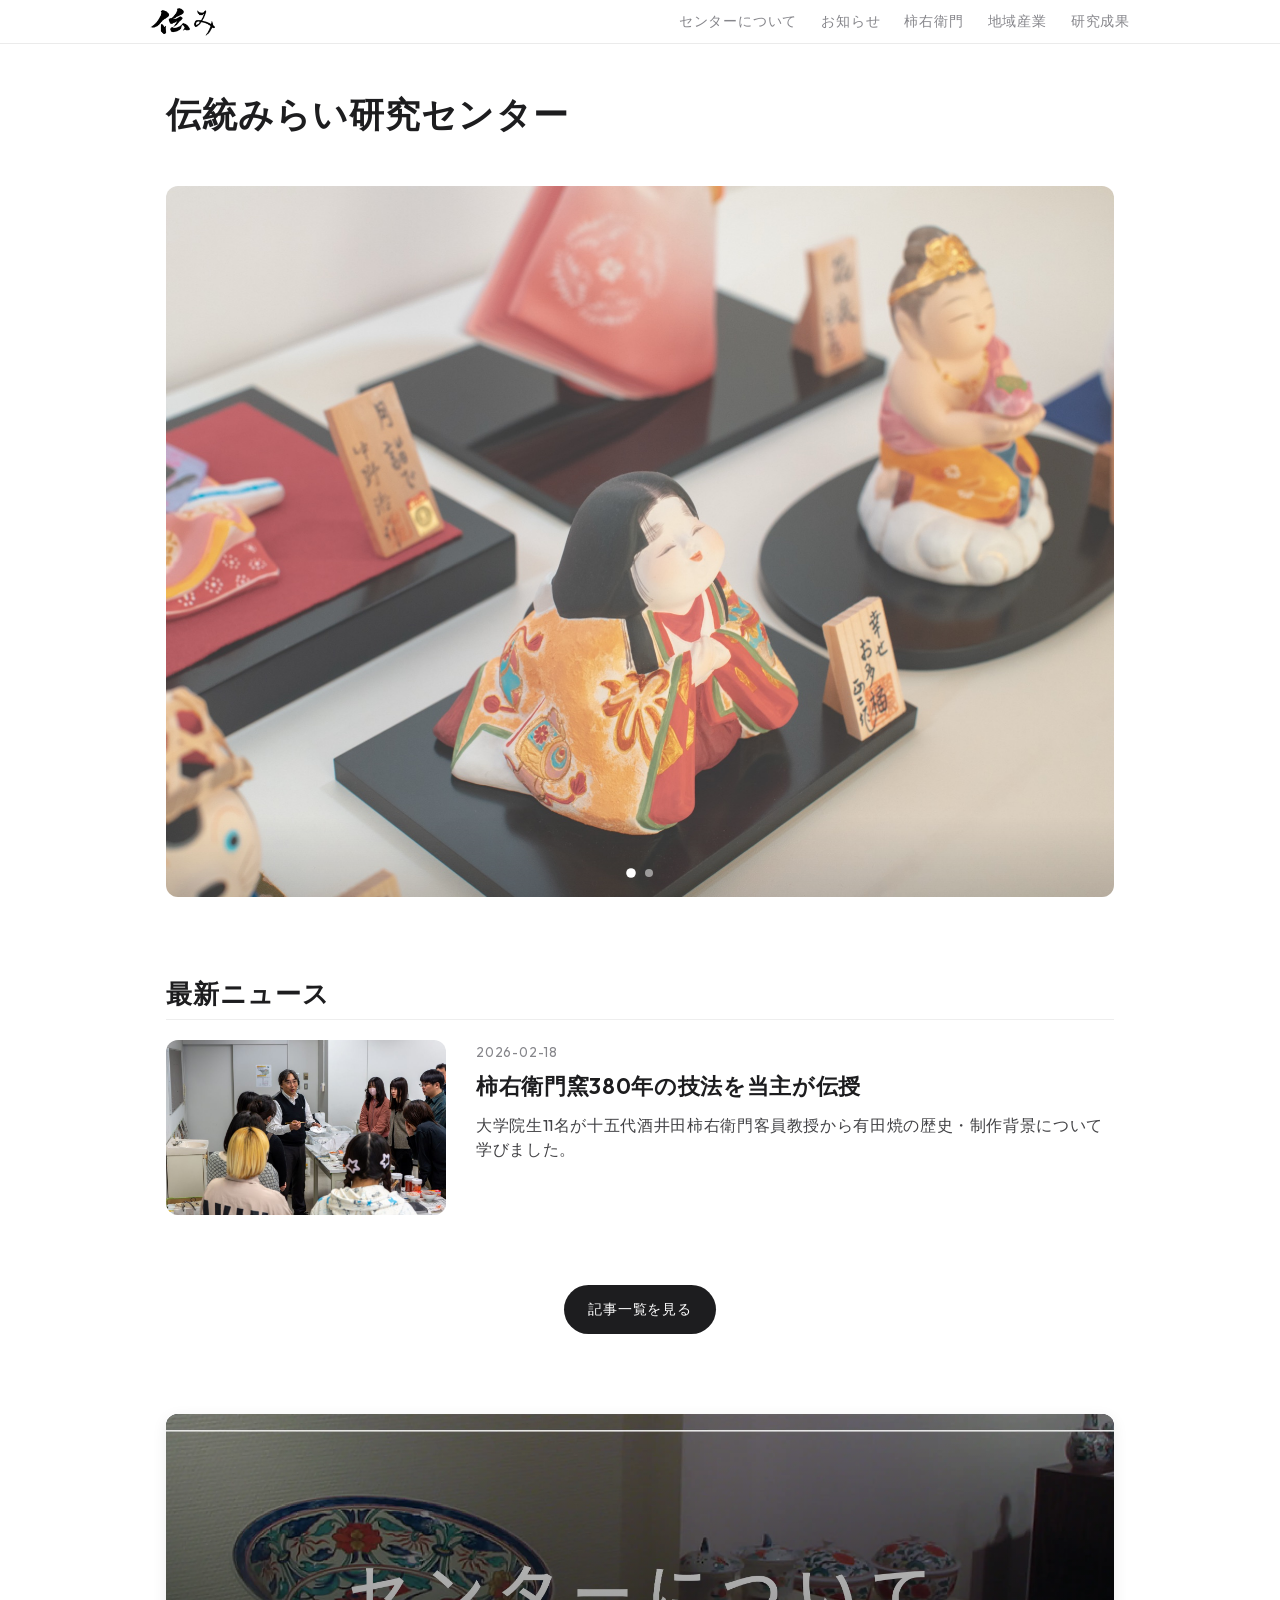
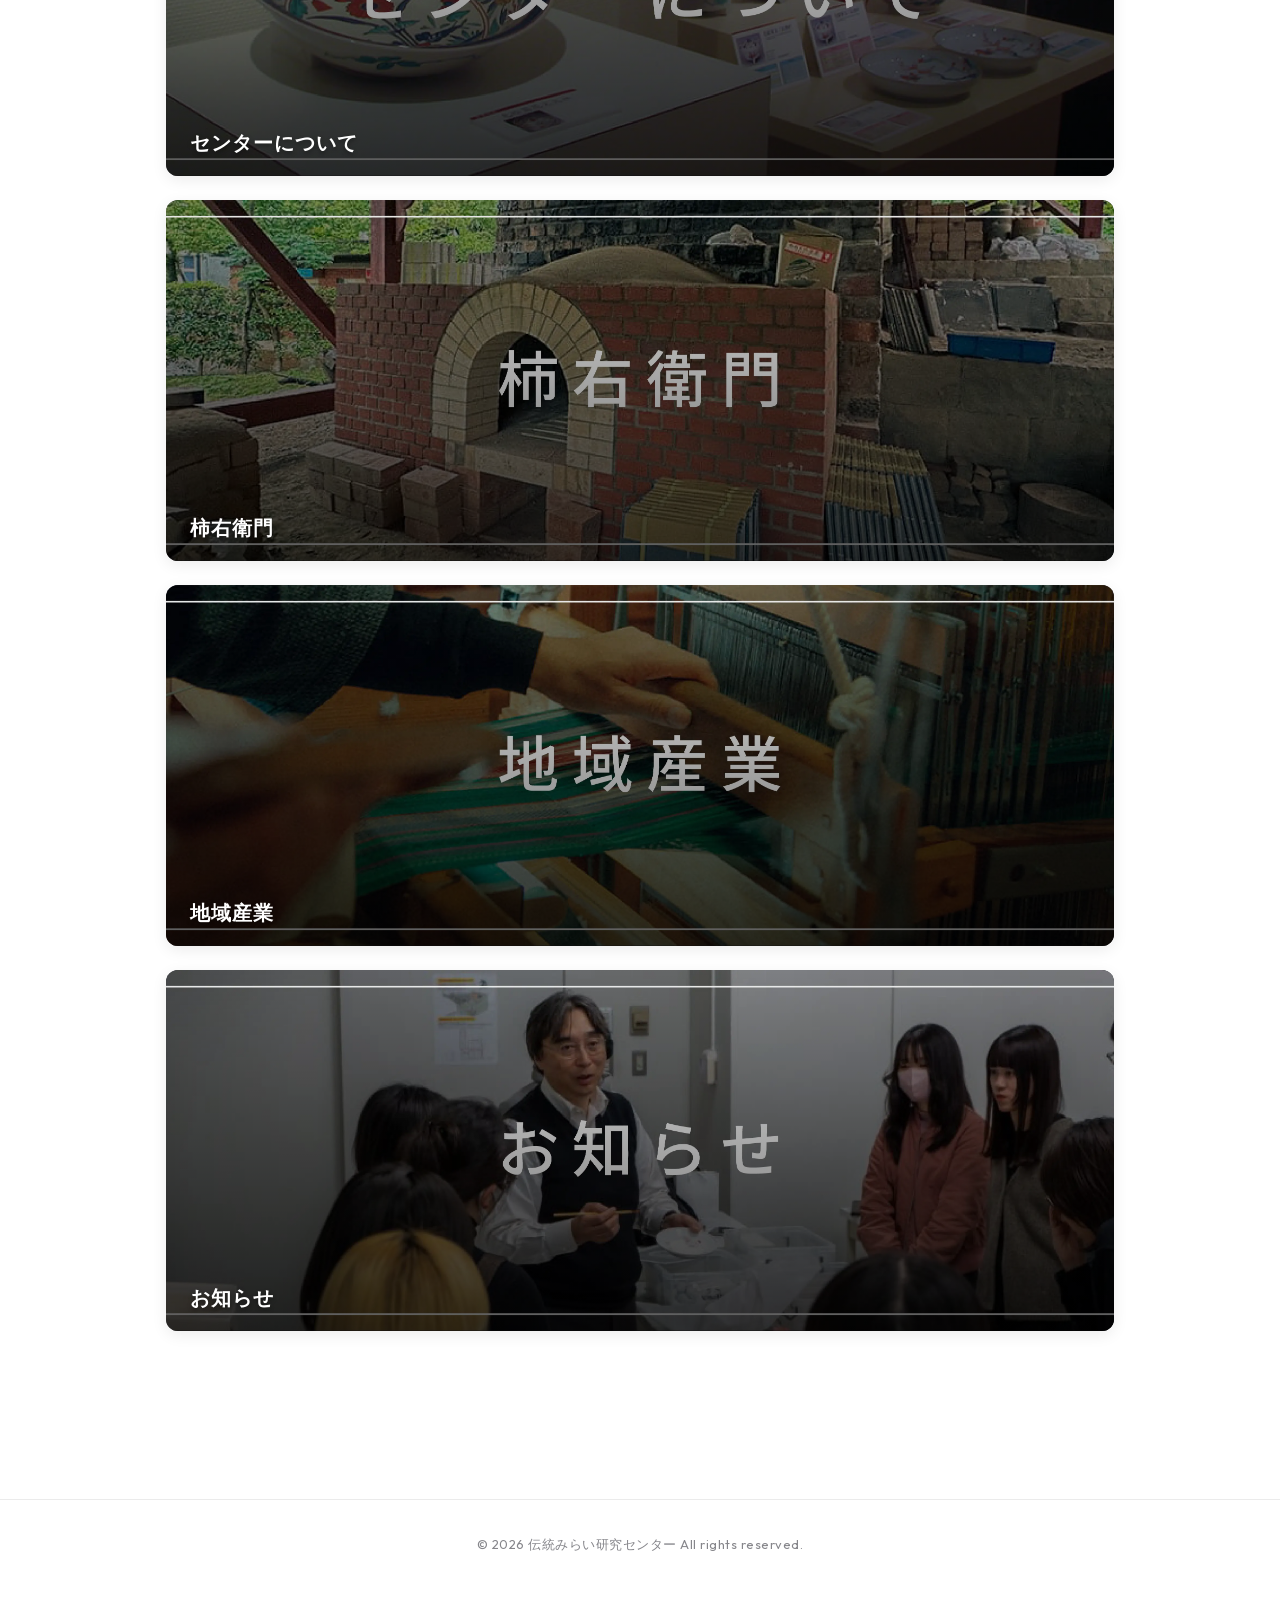
<file: index.html>
<!DOCTYPE html>
<html lang="ja">
<head>
    <meta charset="UTF-8">
    <meta name="viewport" content="width=device-width, initial-scale=1.0">
    <title>伝統みらい研究センター</title>
    <link rel="icon" href="assets/favicon/favicon.jpg" type="image/jpeg">
    <link rel="stylesheet" href="css/reset.css">
    <link rel="stylesheet" href="css/style.css">
    <link rel="stylesheet" href="css/fonts.css">
    <link rel="stylesheet" href="css/header.css">
    <link rel="stylesheet" href="css/slideshow.css">
    <script src="js/lib/markdown-it.min.js"></script>
</head>
<body>
    <script src="js/main.js"></script>
</body>
</html>
</file>
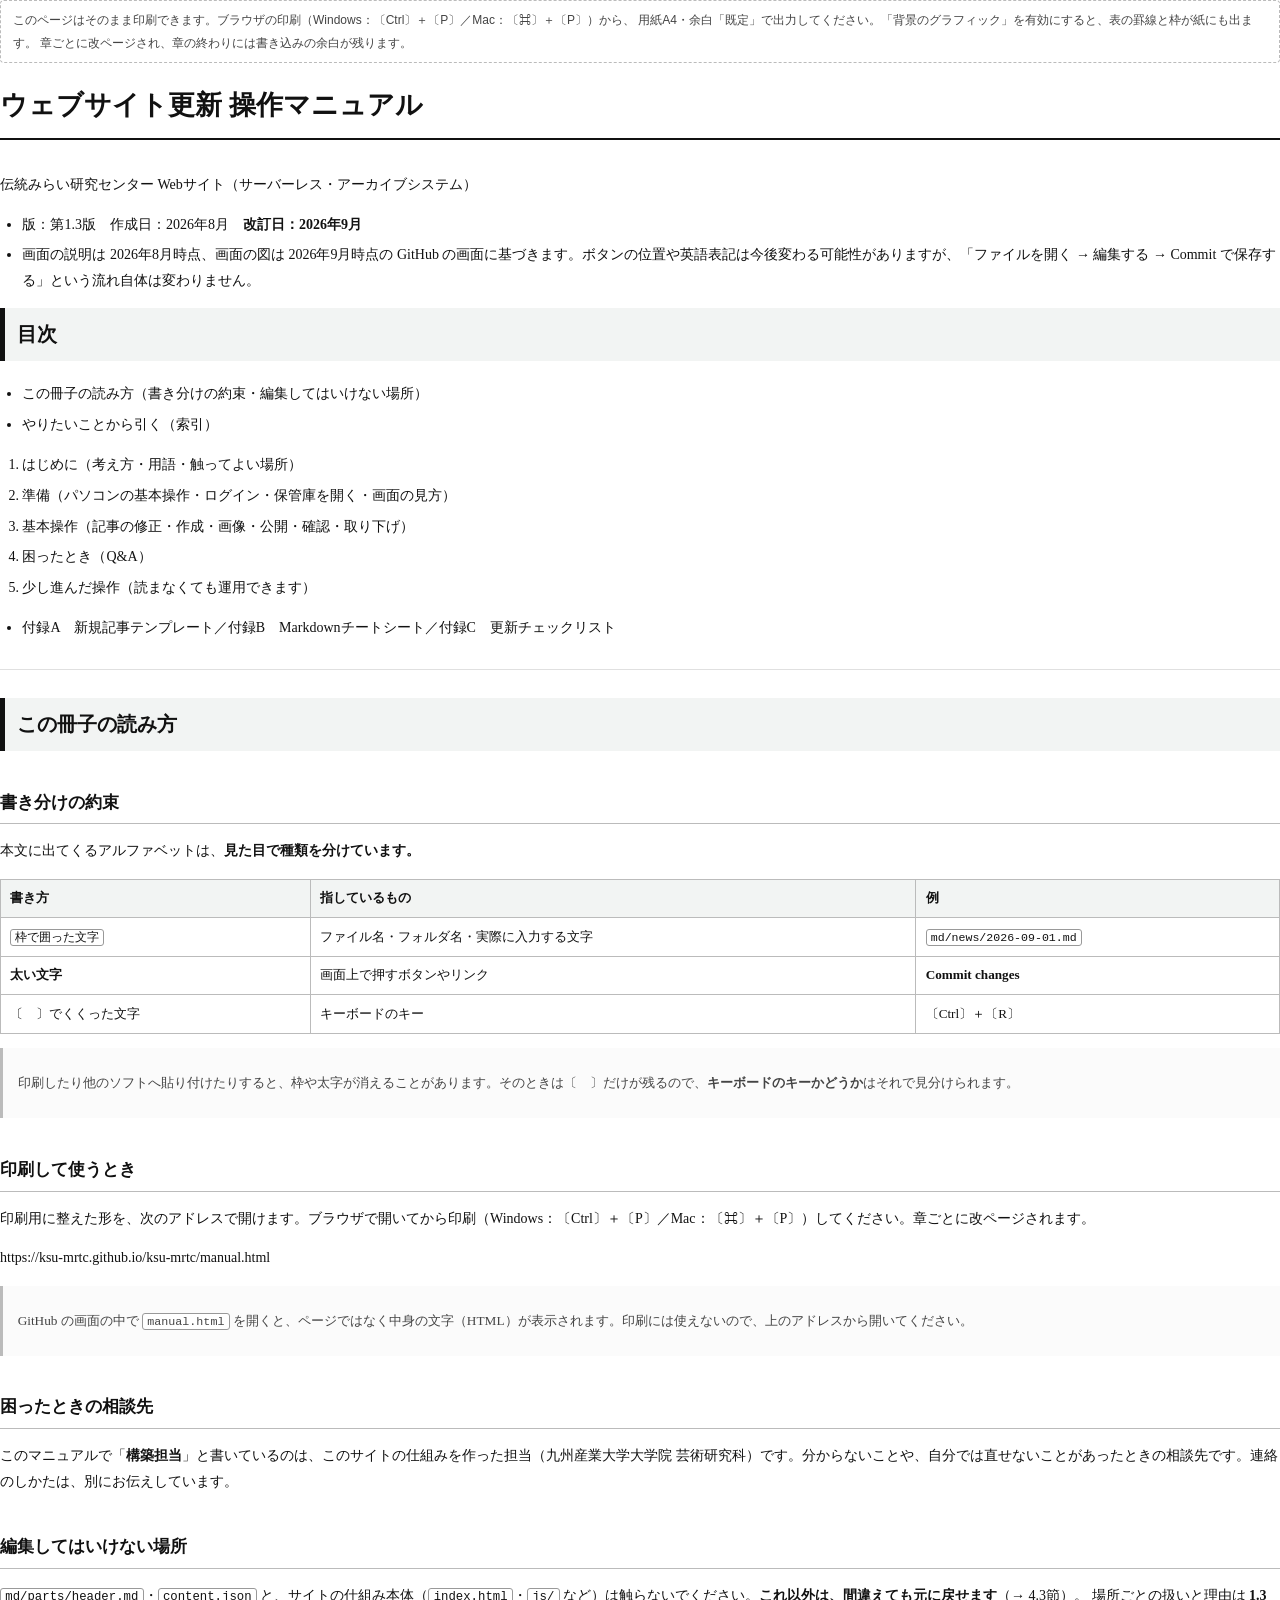
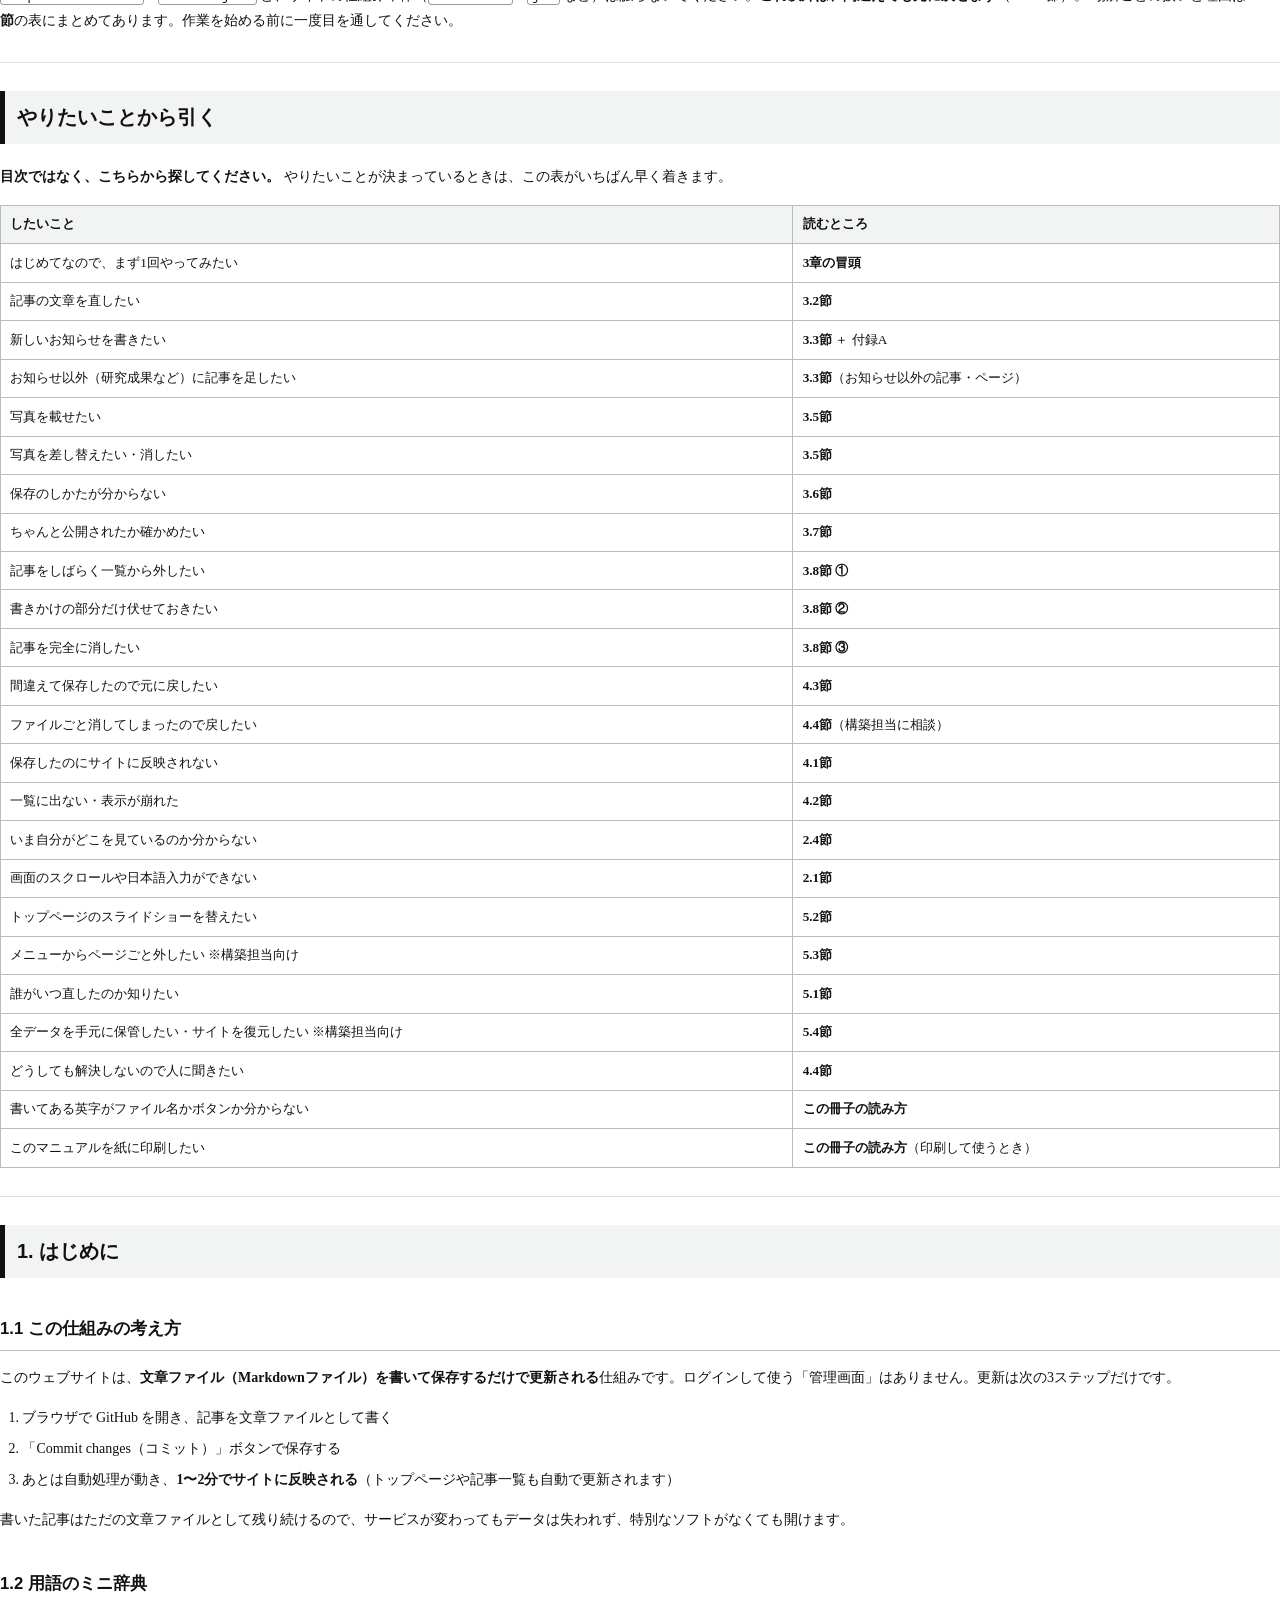
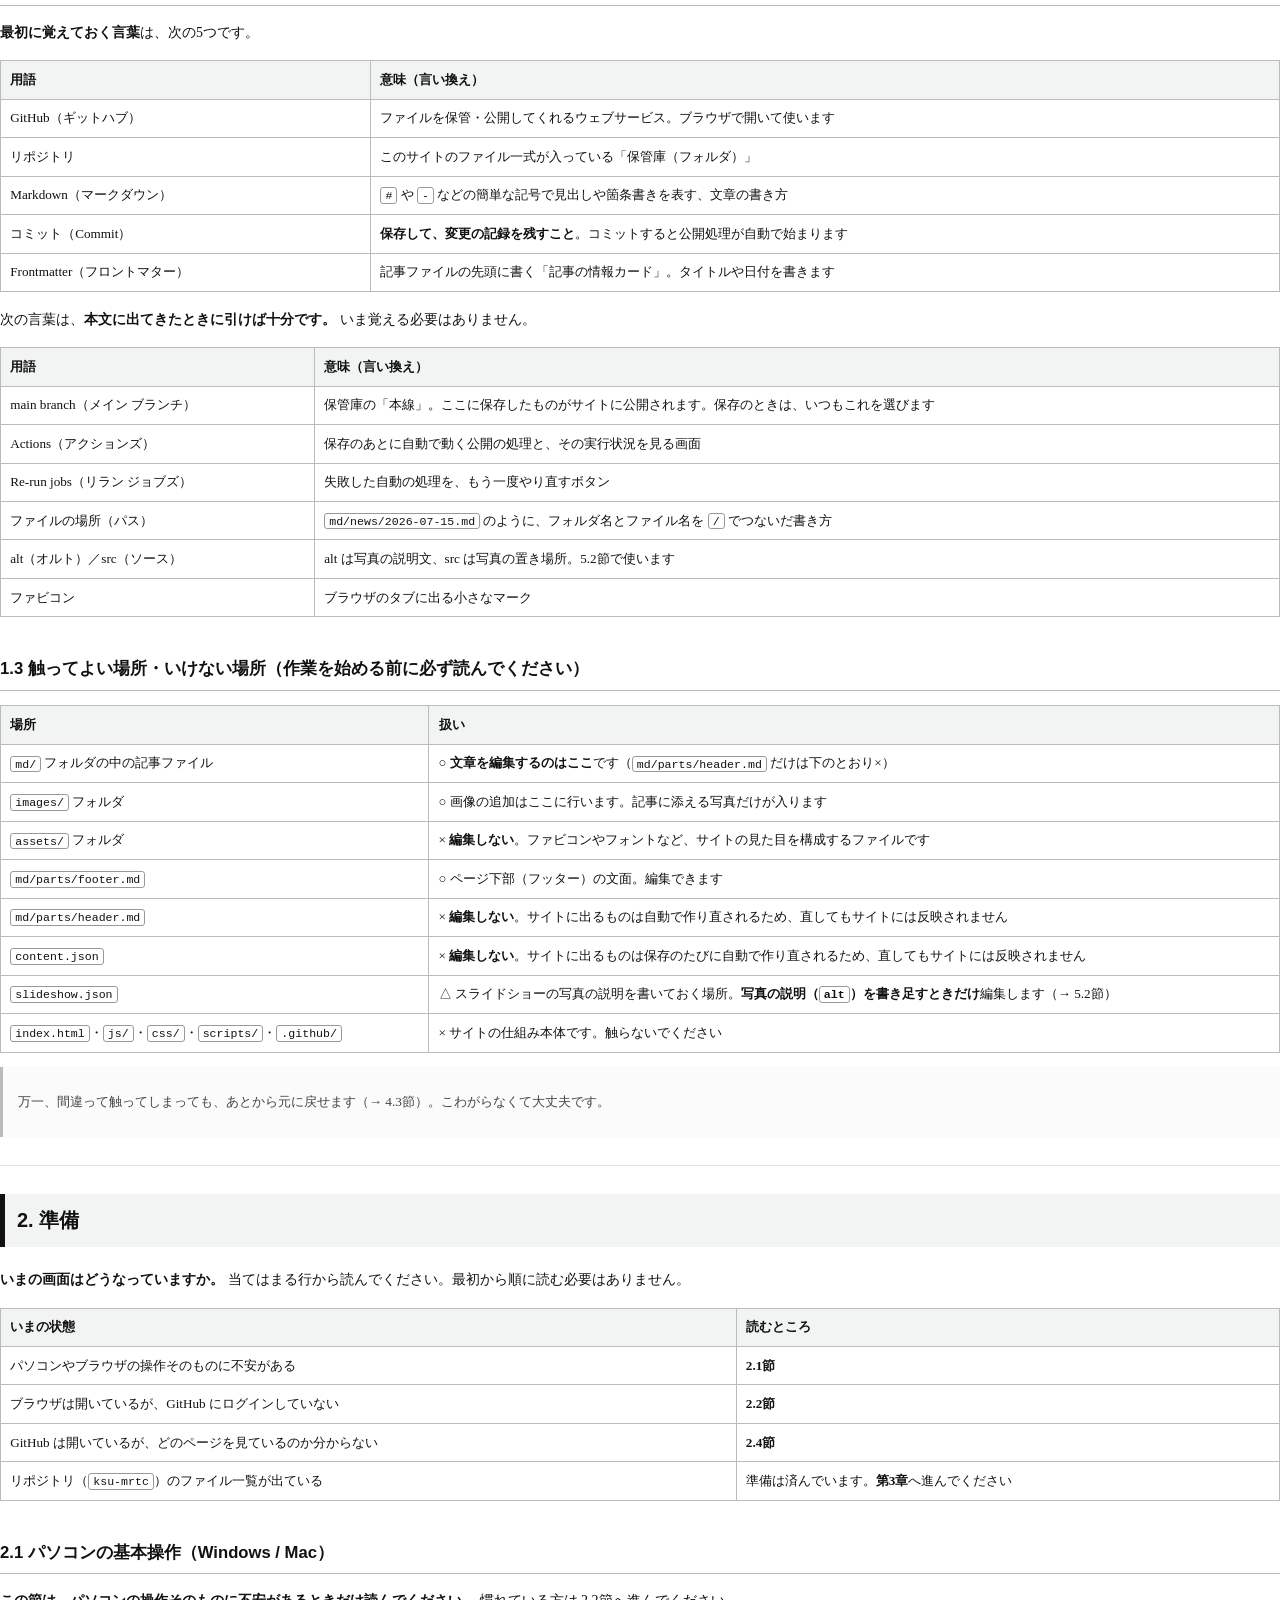
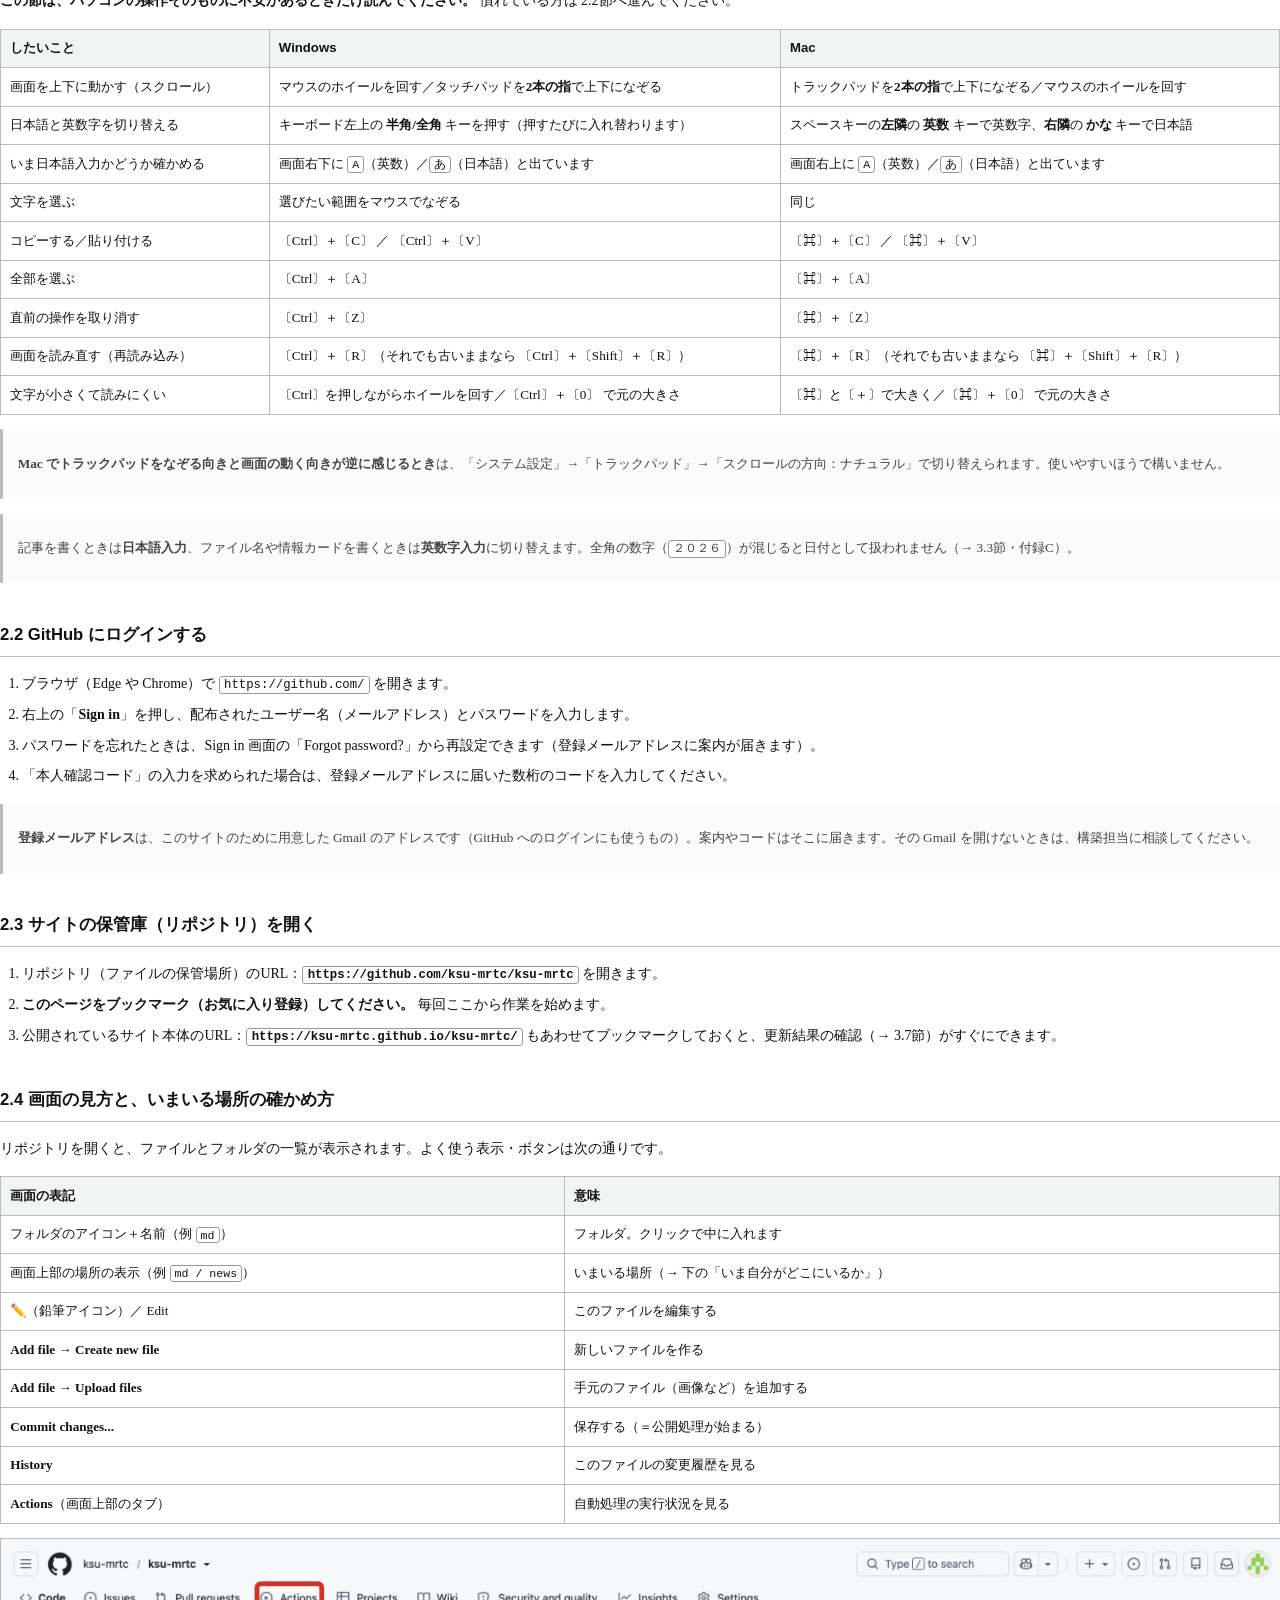
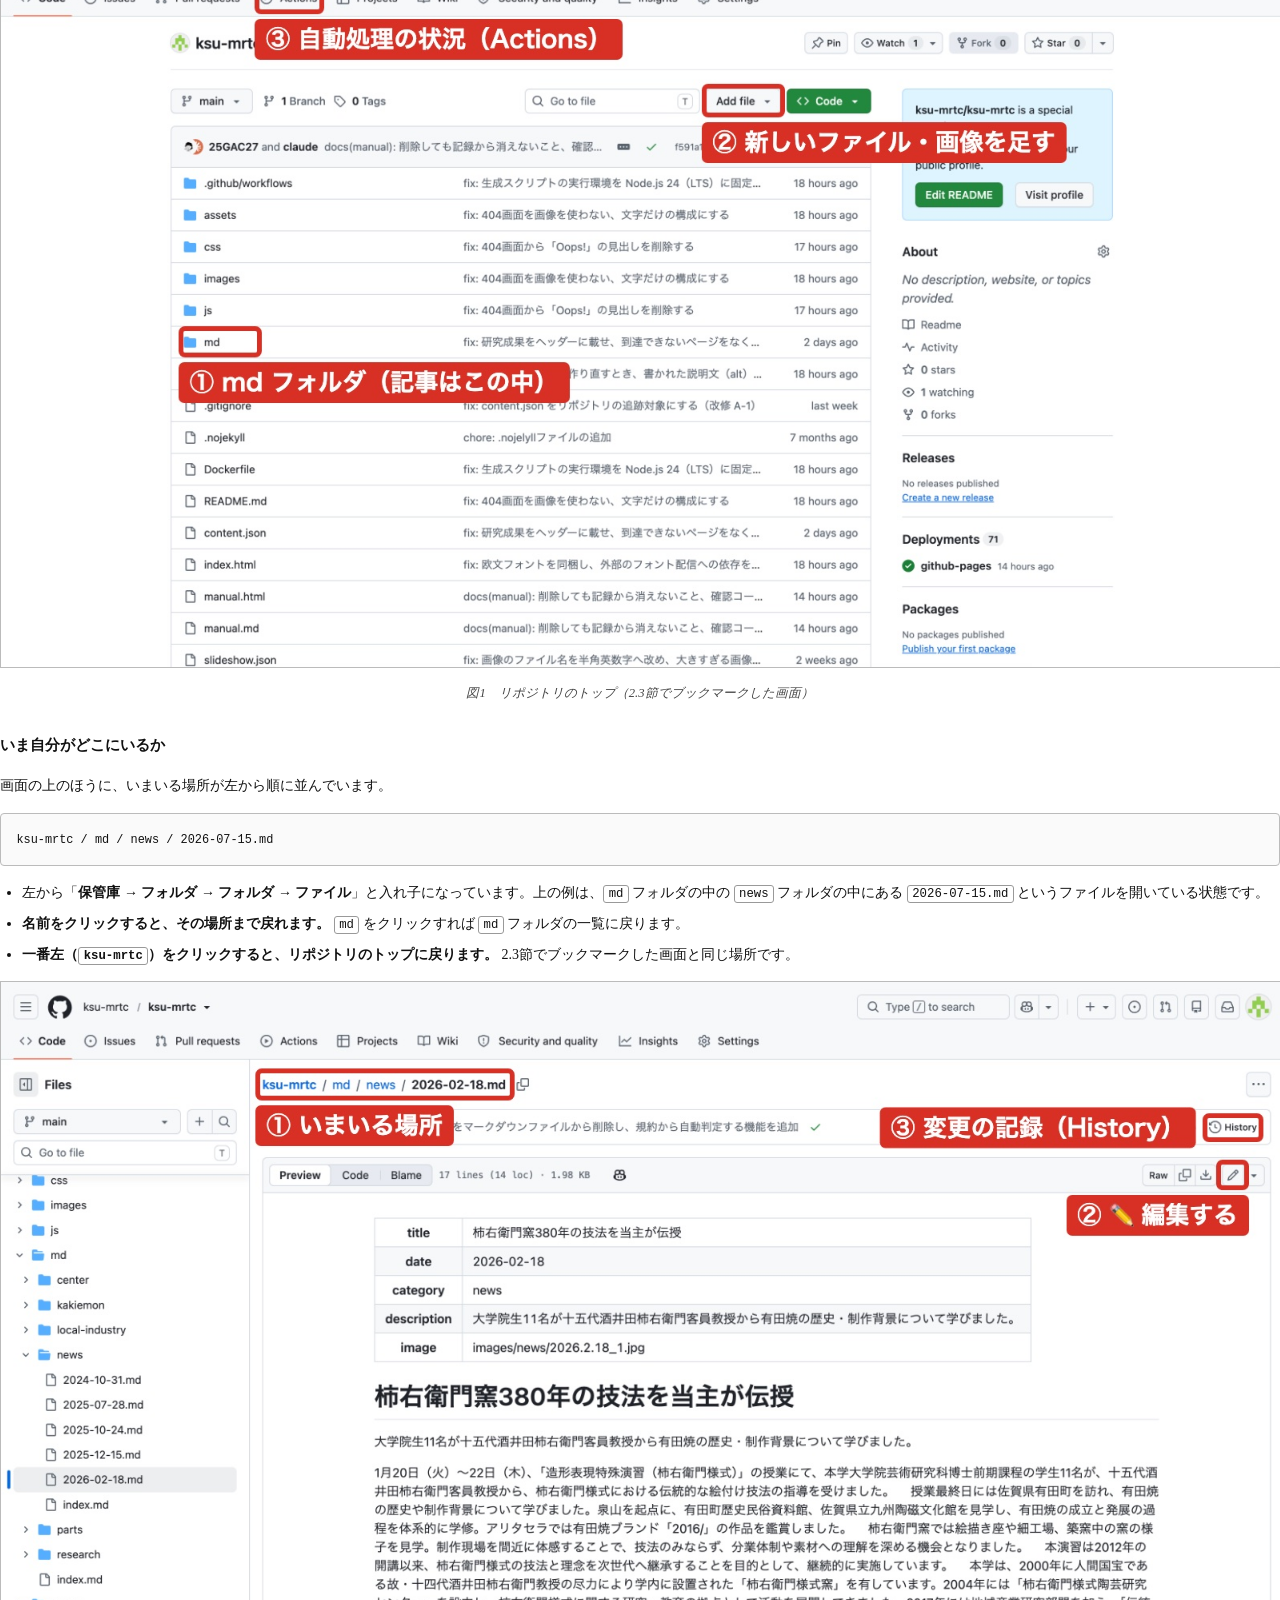
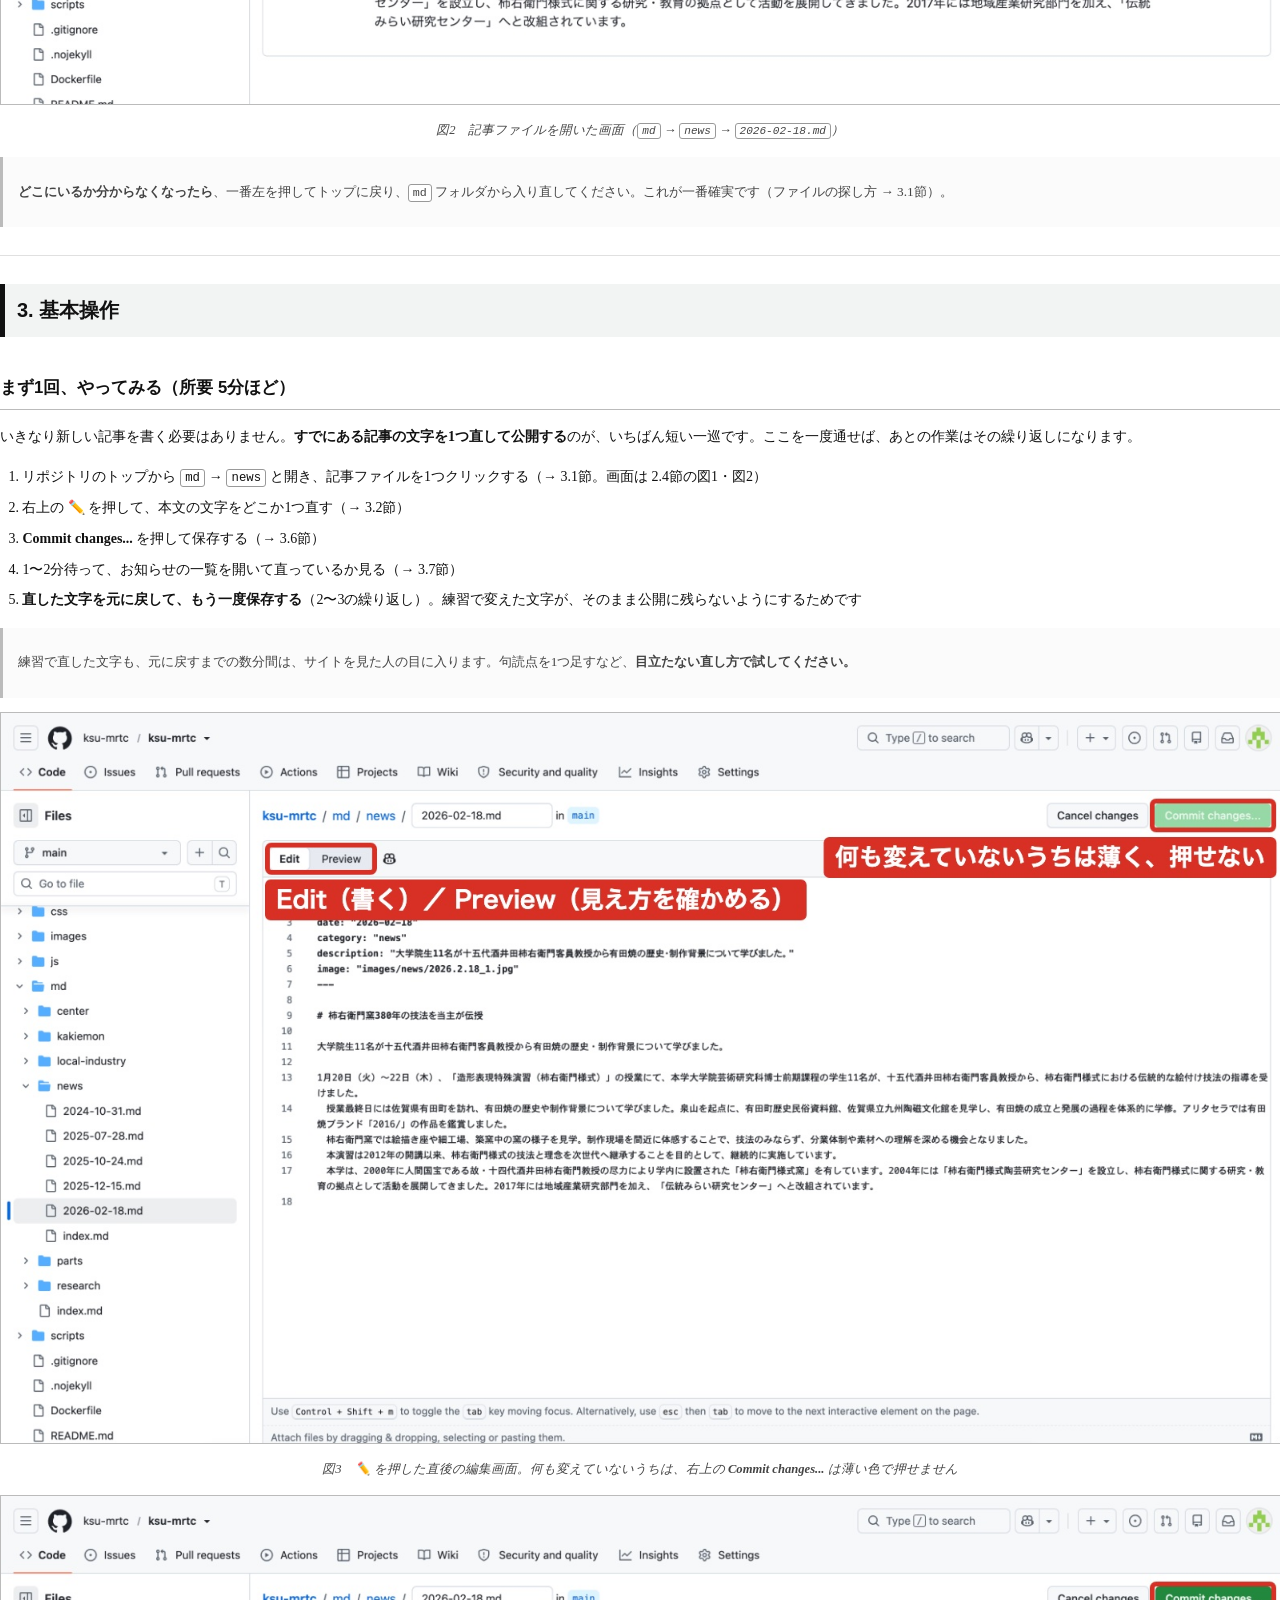
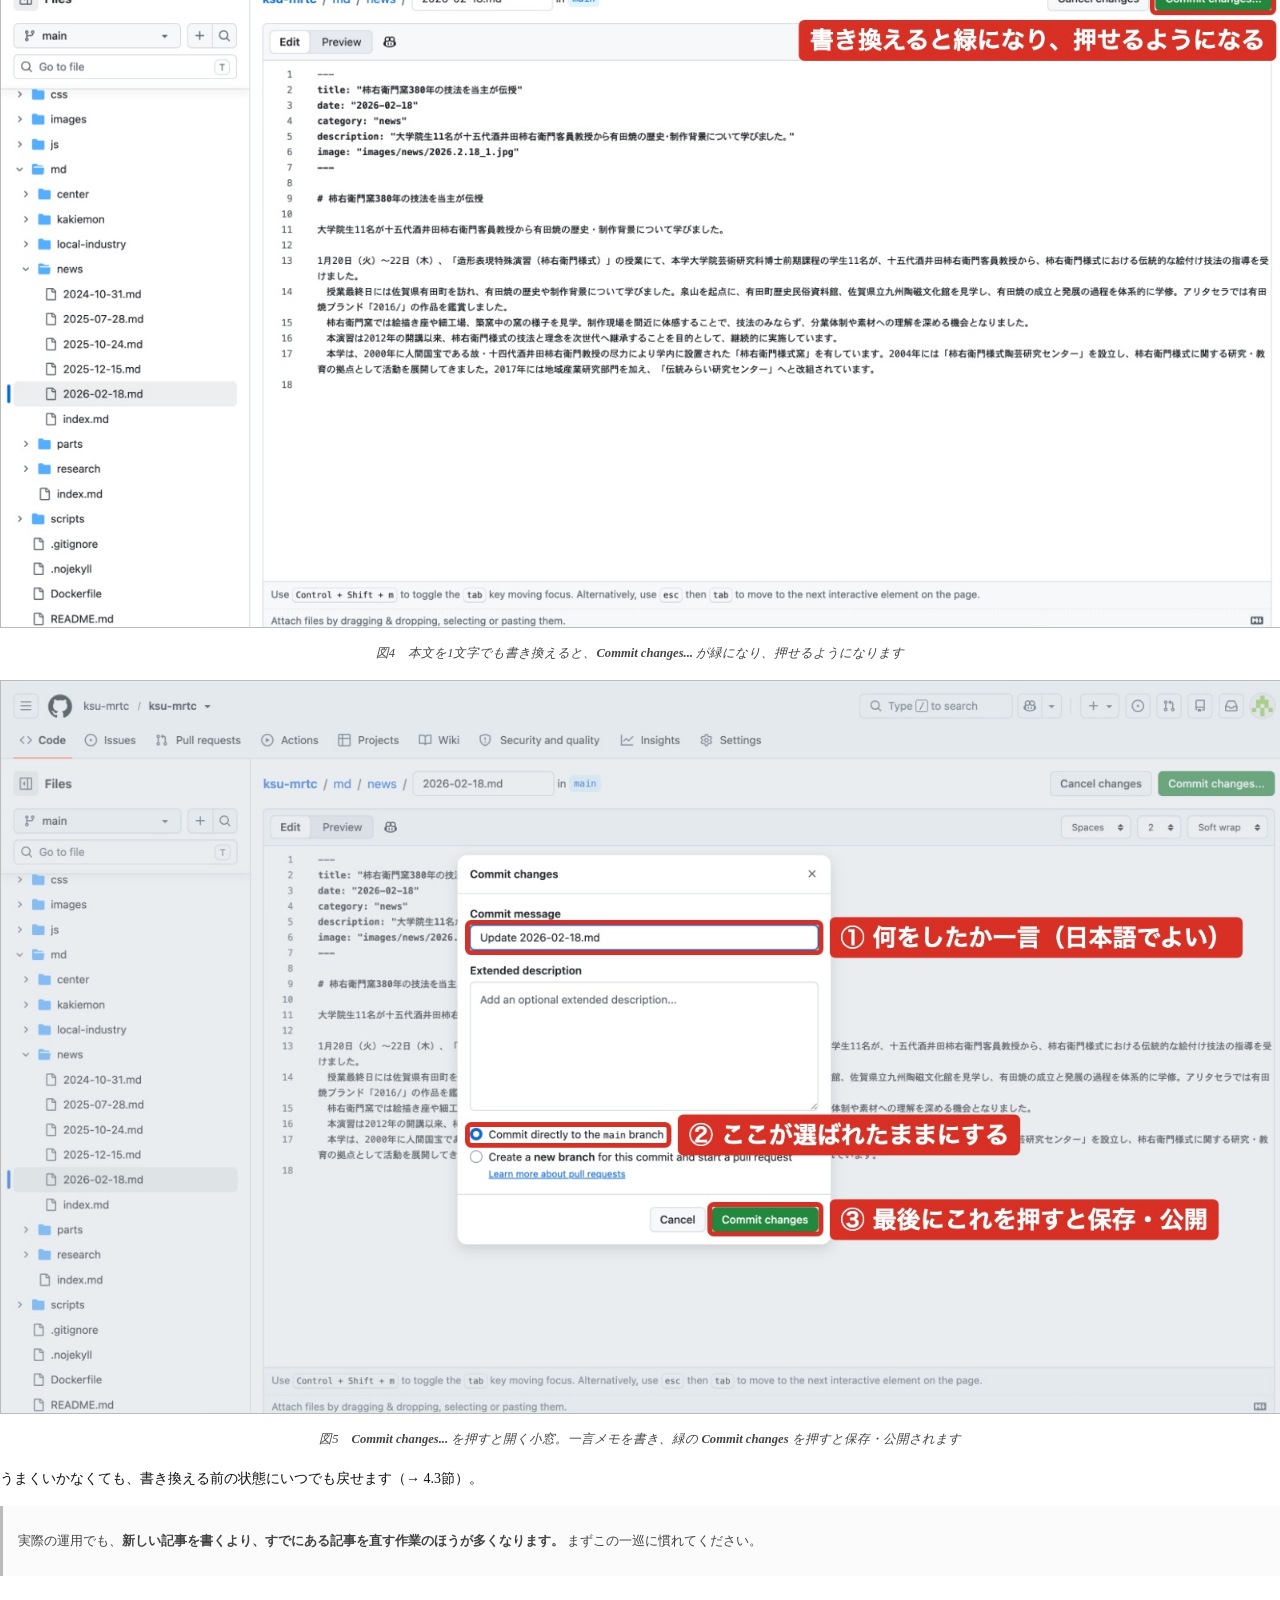
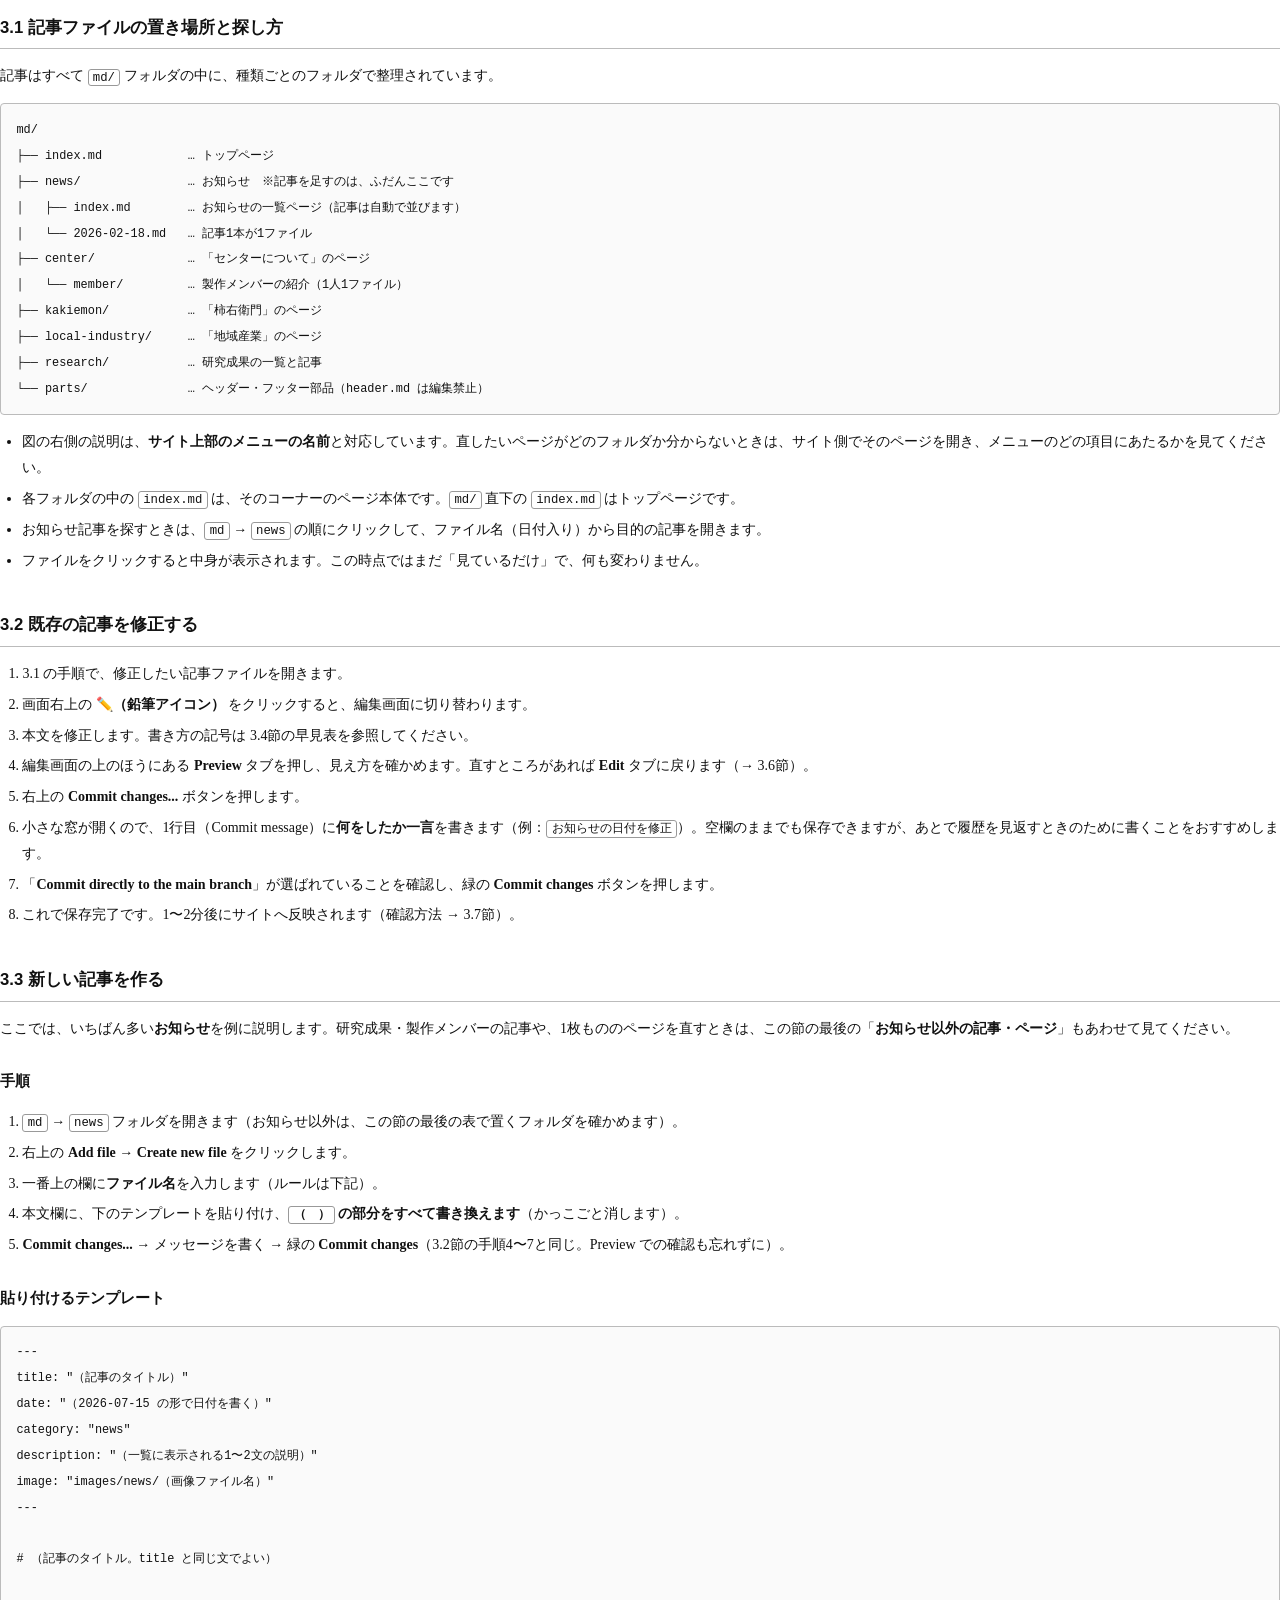
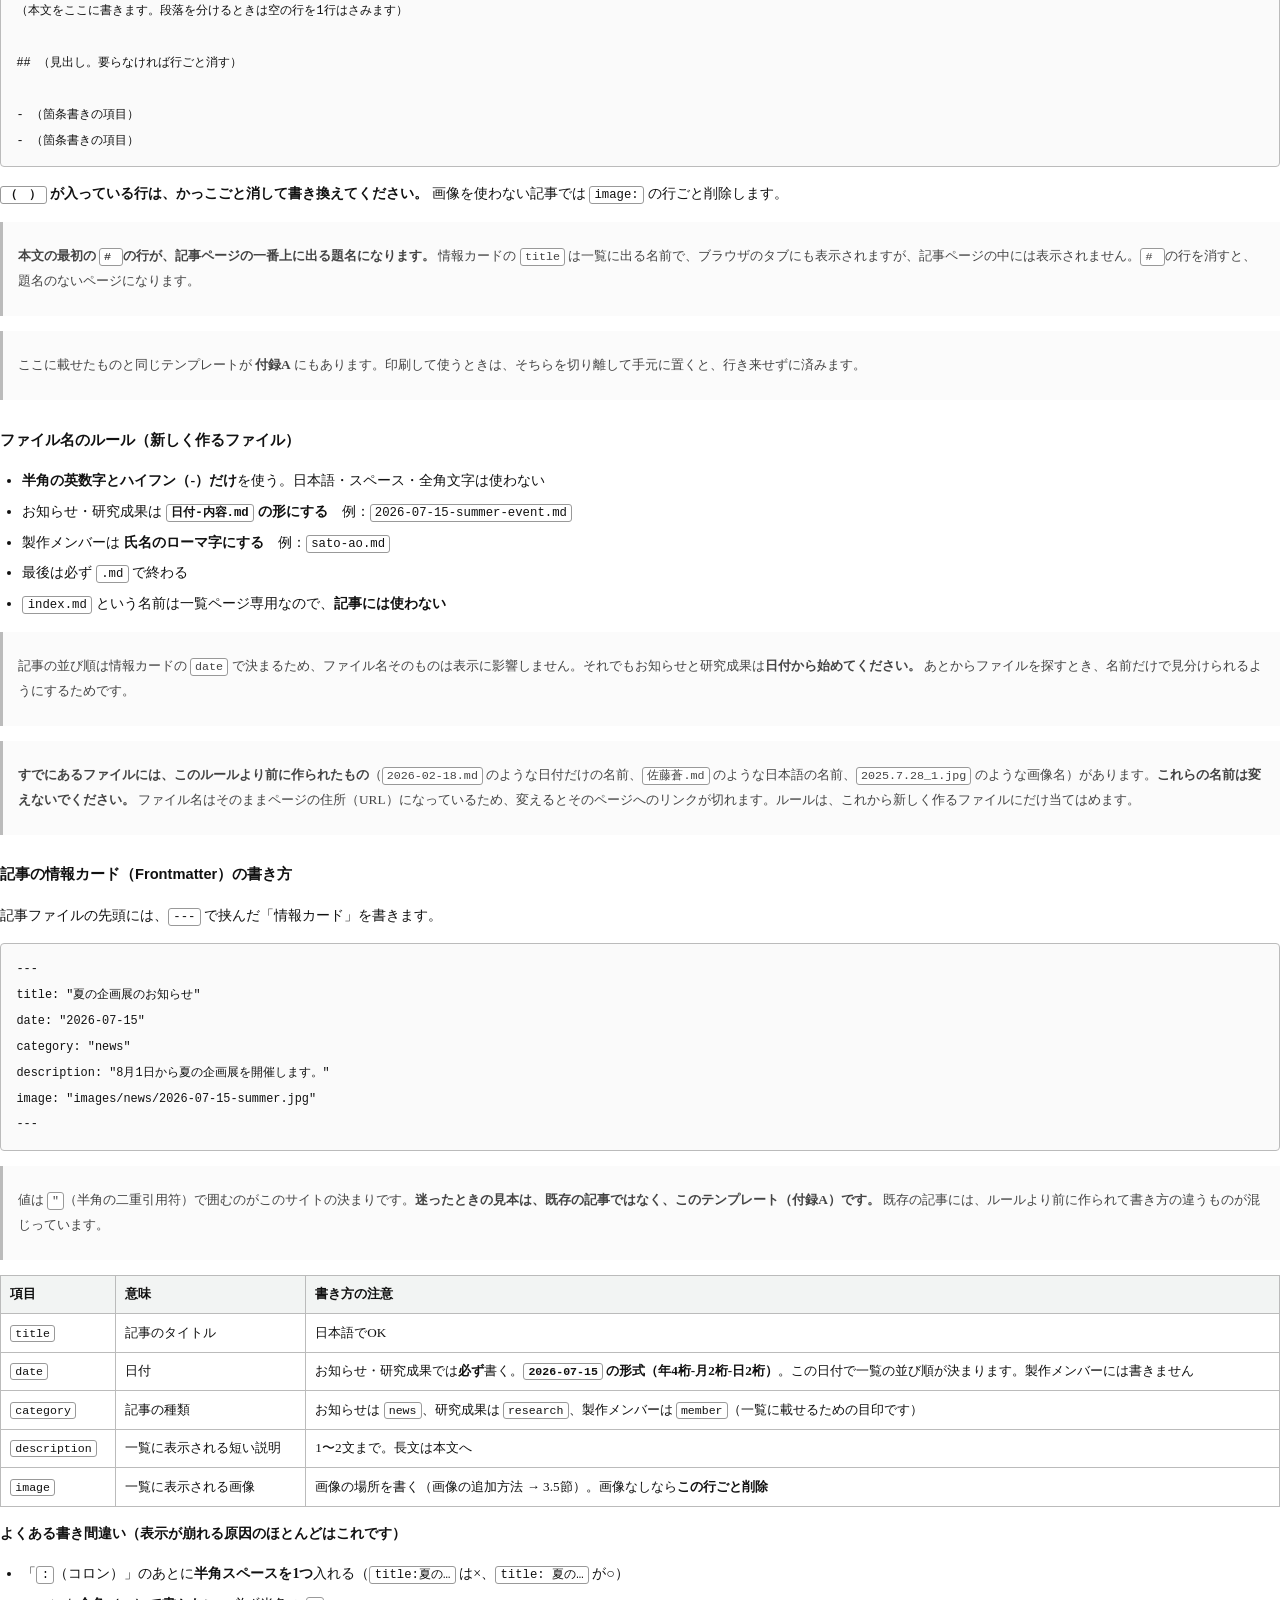
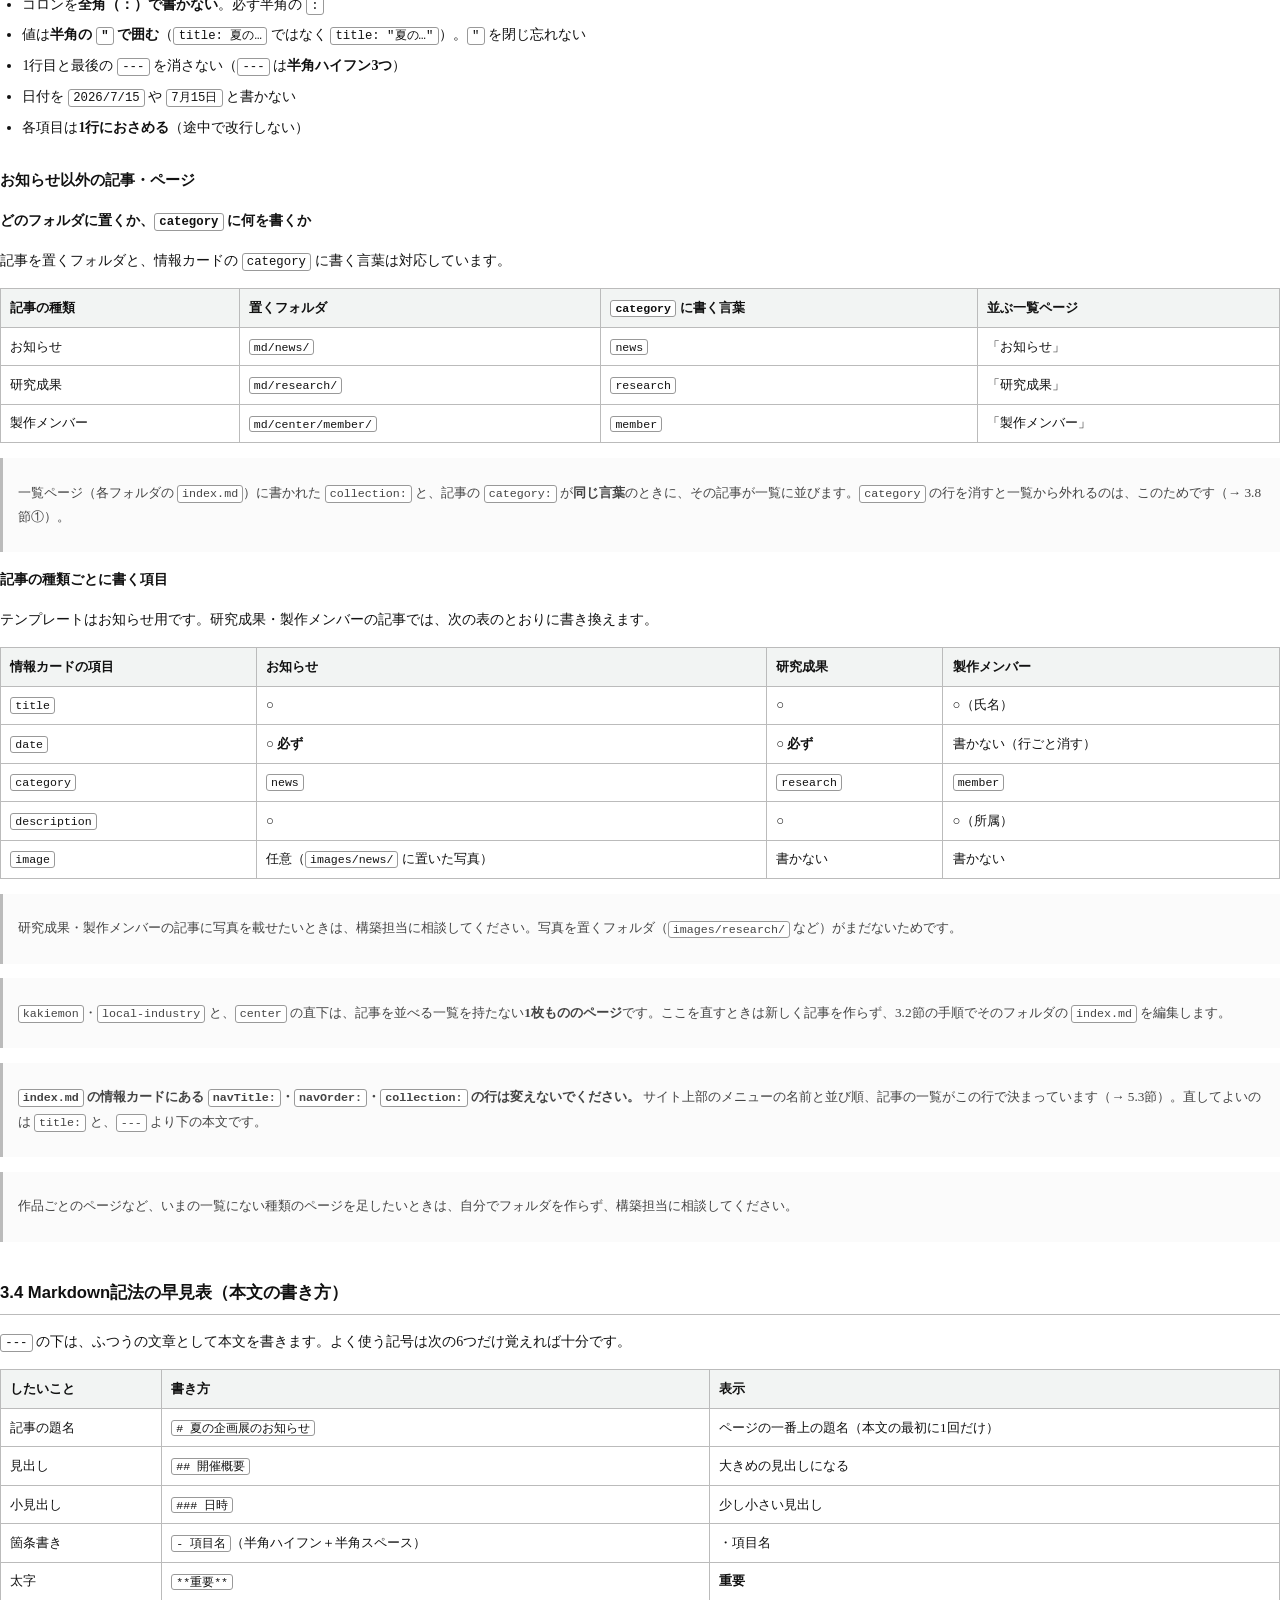
<file: manual.html>
<!doctype html>
<html lang="ja">
<head>
<meta charset="utf-8">
<title>ウェブサイト更新 操作マニュアル</title>
<style>
@page { size: A4; margin: 18mm 16mm 20mm 16mm; }

:root { --ink:#111; --sub:#444; --rule:#bbb; --hair:#e0e0e0; --mark:#f2f4f3; }

body {
  font-family: "Hiragino Mincho ProN", "Yu Mincho", serif;
  font-size: 10.5pt; line-height: 1.85; color: var(--ink);
  margin: 0; -webkit-print-color-adjust: exact; print-color-adjust: exact;
}

h1 { font-size: 20pt; line-height:1.4; margin: 0 0 1.2em; padding-bottom:.5em; border-bottom: 2px solid var(--ink); }

/* 章は必ず改ページして始める。章末には書き込みの余白が残る（PL-23） */
h2 {
  font-size: 15pt; margin: 0 0 1em; padding: .4em 0 .4em .6em;
  border-left: 5px solid var(--ink); background: var(--mark);
  break-before: page; page-break-before: always;
}
h2:first-of-type { break-before: auto; page-break-before: auto; }

h3 { font-size: 12.5pt; margin: 2.2em 0 .7em; padding-bottom:.3em; border-bottom: 1px solid var(--rule); }
h4 { font-size: 11pt; margin: 1.8em 0 .5em; }
h2, h3, h4 { break-after: avoid; page-break-after: avoid; font-family: "Hiragino Sans", sans-serif; }

p, li { orphans: 3; widows: 3; }
ul, ol { padding-left: 1.6em; }
li { margin: .35em 0; }

/* ファイル名・入力する文字。印刷しても枠が残るようにする（PL-21） */
code {
  font-family: "SF Mono", Menlo, Consolas, monospace; font-size: .88em;
  border: 1px solid #999; border-radius: 3px; padding: .08em .35em;
  background: #fff; white-space: nowrap;
}
pre { break-inside: avoid; page-break-inside: avoid; background: #fafafa;
      border: 1px solid var(--rule); border-radius: 4px; padding: .9em 1.1em; overflow-x: auto; }
pre code { border: none; padding: 0; background: none; white-space: pre; font-size: .85em; }

strong { font-weight: 700; }

table { border-collapse: collapse; width: 100%; margin: 1.1em 0;
        break-inside: avoid; page-break-inside: avoid; font-size: .94em; }
th, td { border: 1px solid var(--rule); padding: .5em .7em; text-align: left; vertical-align: top; }
th { background: var(--mark); font-family: "Hiragino Sans", sans-serif; font-weight: 600; }

blockquote { margin: 1.1em 0; padding: .7em 1.1em; border-left: 3px solid var(--rule);
             background: #fbfbfb; color: var(--sub); font-size: .95em; break-inside: avoid; }

hr { border: none; border-top: 1px solid var(--hair); margin: 2em 0; }

a { color: inherit; text-decoration: underline; }

/* 操作画面の図。紙の幅に収め、途中で改ページしない */
img { display: block; max-width: 100%; height: auto; margin: 1em auto .3em;
      border: 1px solid var(--rule); break-inside: avoid; page-break-inside: avoid; }
p:has(> img) + p > em { display: block; font-size: .9em; color: var(--sub); text-align: center; }

.print-note { font-family:"Hiragino Sans",sans-serif; font-size:9pt; color:var(--sub);
              border:1px dashed var(--rule); border-radius:4px; padding:.7em 1em; margin: 0 0 2em; }
@media print { .print-note { display: none; } }
</style>
</head>
<body>
<div class="print-note">
  このページはそのまま印刷できます。ブラウザの印刷（Windows：〔Ctrl〕＋〔P〕／Mac：〔⌘〕＋〔P〕）から、
  用紙A4・余白「既定」で出力してください。「背景のグラフィック」を有効にすると、表の罫線と枠が紙にも出ます。
  章ごとに改ページされ、章の終わりには書き込みの余白が残ります。
</div>
<h1>ウェブサイト更新 操作マニュアル</h1>
<p>伝統みらい研究センター Webサイト（サーバーレス・アーカイブシステム）</p>
<ul>
<li>版：第1.3版　作成日：2026年8月　<strong>改訂日：2026年9月</strong></li>
<li>画面の説明は 2026年8月時点、画面の図は 2026年9月時点の GitHub の画面に基づきます。ボタンの位置や英語表記は今後変わる可能性がありますが、「ファイルを開く → 編集する → Commit で保存する」という流れ自体は変わりません。</li>
</ul>
<h2>目次</h2>
<ul>
<li>この冊子の読み方（書き分けの約束・編集してはいけない場所）</li>
<li>やりたいことから引く（索引）</li>
</ul>
<ol>
<li>はじめに（考え方・用語・触ってよい場所）</li>
<li>準備（パソコンの基本操作・ログイン・保管庫を開く・画面の見方）</li>
<li>基本操作（記事の修正・作成・画像・公開・確認・取り下げ）</li>
<li>困ったとき（Q&amp;A）</li>
<li>少し進んだ操作（読まなくても運用できます）</li>
</ol>
<ul>
<li>付録A　新規記事テンプレート／付録B　Markdownチートシート／付録C　更新チェックリスト</li>
</ul>
<hr>
<h2>この冊子の読み方</h2>
<h3>書き分けの約束</h3>
<p>本文に出てくるアルファベットは、<strong>見た目で種類を分けています。</strong></p>
<table>
<thead>
<tr>
<th>書き方</th>
<th>指しているもの</th>
<th>例</th>
</tr>
</thead>
<tbody>
<tr>
<td><code>枠で囲った文字</code></td>
<td>ファイル名・フォルダ名・実際に入力する文字</td>
<td><code>md/news/2026-09-01.md</code></td>
</tr>
<tr>
<td><strong>太い文字</strong></td>
<td>画面上で押すボタンやリンク</td>
<td><strong>Commit changes</strong></td>
</tr>
<tr>
<td>〔　〕でくくった文字</td>
<td>キーボードのキー</td>
<td>〔Ctrl〕＋〔R〕</td>
</tr>
</tbody>
</table>
<blockquote>
<p>印刷したり他のソフトへ貼り付けたりすると、枠や太字が消えることがあります。そのときは〔　〕だけが残るので、<strong>キーボードのキーかどうか</strong>はそれで見分けられます。</p>
</blockquote>
<h3>印刷して使うとき</h3>
<p>印刷用に整えた形を、次のアドレスで開けます。ブラウザで開いてから印刷（Windows：〔Ctrl〕＋〔P〕／Mac：〔⌘〕＋〔P〕）してください。章ごとに改ページされます。</p>
<p>https://ksu-mrtc.github.io/ksu-mrtc/manual.html</p>
<blockquote>
<p>GitHub の画面の中で <code>manual.html</code> を開くと、ページではなく中身の文字（HTML）が表示されます。印刷には使えないので、上のアドレスから開いてください。</p>
</blockquote>
<h3>困ったときの相談先</h3>
<p>このマニュアルで「<strong>構築担当</strong>」と書いているのは、このサイトの仕組みを作った担当（九州産業大学大学院 芸術研究科）です。分からないことや、自分では直せないことがあったときの相談先です。連絡のしかたは、別にお伝えしています。</p>
<h3>編集してはいけない場所</h3>
<p><code>md/parts/header.md</code>・<code>content.json</code> と、サイトの仕組み本体（<code>index.html</code>・<code>js/</code> など）は触らないでください。<strong>これ以外は、間違えても元に戻せます</strong>（→ 4.3節）。
場所ごとの扱いと理由は <strong>1.3節</strong>の表にまとめてあります。作業を始める前に一度目を通してください。</p>
<hr>
<h2>やりたいことから引く</h2>
<p><strong>目次ではなく、こちらから探してください。</strong> やりたいことが決まっているときは、この表がいちばん早く着きます。</p>
<table>
<thead>
<tr>
<th>したいこと</th>
<th>読むところ</th>
</tr>
</thead>
<tbody>
<tr>
<td>はじめてなので、まず1回やってみたい</td>
<td><strong>3章の冒頭</strong></td>
</tr>
<tr>
<td>記事の文章を直したい</td>
<td><strong>3.2節</strong></td>
</tr>
<tr>
<td>新しいお知らせを書きたい</td>
<td><strong>3.3節</strong> ＋ 付録A</td>
</tr>
<tr>
<td>お知らせ以外（研究成果など）に記事を足したい</td>
<td><strong>3.3節</strong>（お知らせ以外の記事・ページ）</td>
</tr>
<tr>
<td>写真を載せたい</td>
<td><strong>3.5節</strong></td>
</tr>
<tr>
<td>写真を差し替えたい・消したい</td>
<td><strong>3.5節</strong></td>
</tr>
<tr>
<td>保存のしかたが分からない</td>
<td><strong>3.6節</strong></td>
</tr>
<tr>
<td>ちゃんと公開されたか確かめたい</td>
<td><strong>3.7節</strong></td>
</tr>
<tr>
<td>記事をしばらく一覧から外したい</td>
<td><strong>3.8節 ①</strong></td>
</tr>
<tr>
<td>書きかけの部分だけ伏せておきたい</td>
<td><strong>3.8節 ②</strong></td>
</tr>
<tr>
<td>記事を完全に消したい</td>
<td><strong>3.8節 ③</strong></td>
</tr>
<tr>
<td>間違えて保存したので元に戻したい</td>
<td><strong>4.3節</strong></td>
</tr>
<tr>
<td>ファイルごと消してしまったので戻したい</td>
<td><strong>4.4節</strong>（構築担当に相談）</td>
</tr>
<tr>
<td>保存したのにサイトに反映されない</td>
<td><strong>4.1節</strong></td>
</tr>
<tr>
<td>一覧に出ない・表示が崩れた</td>
<td><strong>4.2節</strong></td>
</tr>
<tr>
<td>いま自分がどこを見ているのか分からない</td>
<td><strong>2.4節</strong></td>
</tr>
<tr>
<td>画面のスクロールや日本語入力ができない</td>
<td><strong>2.1節</strong></td>
</tr>
<tr>
<td>トップページのスライドショーを替えたい</td>
<td><strong>5.2節</strong></td>
</tr>
<tr>
<td>メニューからページごと外したい ※構築担当向け</td>
<td><strong>5.3節</strong></td>
</tr>
<tr>
<td>誰がいつ直したのか知りたい</td>
<td><strong>5.1節</strong></td>
</tr>
<tr>
<td>全データを手元に保管したい・サイトを復元したい ※構築担当向け</td>
<td><strong>5.4節</strong></td>
</tr>
<tr>
<td>どうしても解決しないので人に聞きたい</td>
<td><strong>4.4節</strong></td>
</tr>
<tr>
<td>書いてある英字がファイル名かボタンか分からない</td>
<td><strong>この冊子の読み方</strong></td>
</tr>
<tr>
<td>このマニュアルを紙に印刷したい</td>
<td><strong>この冊子の読み方</strong>（印刷して使うとき）</td>
</tr>
</tbody>
</table>
<hr>
<h2>1. はじめに</h2>
<h3>1.1 この仕組みの考え方</h3>
<p>このウェブサイトは、<strong>文章ファイル（Markdownファイル）を書いて保存するだけで更新される</strong>仕組みです。ログインして使う「管理画面」はありません。更新は次の3ステップだけです。</p>
<ol>
<li>ブラウザで GitHub を開き、記事を文章ファイルとして書く</li>
<li>「Commit changes（コミット）」ボタンで保存する</li>
<li>あとは自動処理が動き、<strong>1〜2分でサイトに反映される</strong>（トップページや記事一覧も自動で更新されます）</li>
</ol>
<p>書いた記事はただの文章ファイルとして残り続けるので、サービスが変わってもデータは失われず、特別なソフトがなくても開けます。</p>
<h3>1.2 用語のミニ辞典</h3>
<p><strong>最初に覚えておく言葉</strong>は、次の5つです。</p>
<table>
<thead>
<tr>
<th>用語</th>
<th>意味（言い換え）</th>
</tr>
</thead>
<tbody>
<tr>
<td>GitHub（ギットハブ）</td>
<td>ファイルを保管・公開してくれるウェブサービス。ブラウザで開いて使います</td>
</tr>
<tr>
<td>リポジトリ</td>
<td>このサイトのファイル一式が入っている「保管庫（フォルダ）」</td>
</tr>
<tr>
<td>Markdown（マークダウン）</td>
<td><code>#</code> や <code>-</code> などの簡単な記号で見出しや箇条書きを表す、文章の書き方</td>
</tr>
<tr>
<td>コミット（Commit）</td>
<td><strong>保存して、変更の記録を残すこと</strong>。コミットすると公開処理が自動で始まります</td>
</tr>
<tr>
<td>Frontmatter（フロントマター）</td>
<td>記事ファイルの先頭に書く「記事の情報カード」。タイトルや日付を書きます</td>
</tr>
</tbody>
</table>
<p>次の言葉は、<strong>本文に出てきたときに引けば十分です。</strong> いま覚える必要はありません。</p>
<table>
<thead>
<tr>
<th>用語</th>
<th>意味（言い換え）</th>
</tr>
</thead>
<tbody>
<tr>
<td>main branch（メイン ブランチ）</td>
<td>保管庫の「本線」。ここに保存したものがサイトに公開されます。保存のときは、いつもこれを選びます</td>
</tr>
<tr>
<td>Actions（アクションズ）</td>
<td>保存のあとに自動で動く公開の処理と、その実行状況を見る画面</td>
</tr>
<tr>
<td>Re-run jobs（リラン ジョブズ）</td>
<td>失敗した自動の処理を、もう一度やり直すボタン</td>
</tr>
<tr>
<td>ファイルの場所（パス）</td>
<td><code>md/news/2026-07-15.md</code> のように、フォルダ名とファイル名を <code>/</code> でつないだ書き方</td>
</tr>
<tr>
<td>alt（オルト）／src（ソース）</td>
<td>alt は写真の説明文、src は写真の置き場所。5.2節で使います</td>
</tr>
<tr>
<td>ファビコン</td>
<td>ブラウザのタブに出る小さなマーク</td>
</tr>
</tbody>
</table>
<h3>1.3 触ってよい場所・いけない場所（作業を始める前に必ず読んでください）</h3>
<table>
<thead>
<tr>
<th>場所</th>
<th>扱い</th>
</tr>
</thead>
<tbody>
<tr>
<td><code>md/</code> フォルダの中の記事ファイル</td>
<td>○ <strong>文章を編集するのはここ</strong>です（<code>md/parts/header.md</code> だけは下のとおり×）</td>
</tr>
<tr>
<td><code>images/</code> フォルダ</td>
<td>○ 画像の追加はここに行います。記事に添える写真だけが入ります</td>
</tr>
<tr>
<td><code>assets/</code> フォルダ</td>
<td>× <strong>編集しない</strong>。ファビコンやフォントなど、サイトの見た目を構成するファイルです</td>
</tr>
<tr>
<td><code>md/parts/footer.md</code></td>
<td>○ ページ下部（フッター）の文面。編集できます</td>
</tr>
<tr>
<td><code>md/parts/header.md</code></td>
<td>× <strong>編集しない</strong>。サイトに出るものは自動で作り直されるため、直してもサイトには反映されません</td>
</tr>
<tr>
<td><code>content.json</code></td>
<td>× <strong>編集しない</strong>。サイトに出るものは保存のたびに自動で作り直されるため、直してもサイトには反映されません</td>
</tr>
<tr>
<td><code>slideshow.json</code></td>
<td>△ スライドショーの写真の説明を書いておく場所。<strong>写真の説明（<code>alt</code>）を書き足すときだけ</strong>編集します（→ 5.2節）</td>
</tr>
<tr>
<td><code>index.html</code>・<code>js/</code>・<code>css/</code>・<code>scripts/</code>・<code>.github/</code></td>
<td>× サイトの仕組み本体です。触らないでください</td>
</tr>
</tbody>
</table>
<blockquote>
<p>万一、間違って触ってしまっても、あとから元に戻せます（→ 4.3節）。こわがらなくて大丈夫です。</p>
</blockquote>
<hr>
<h2>2. 準備</h2>
<p><strong>いまの画面はどうなっていますか。</strong> 当てはまる行から読んでください。最初から順に読む必要はありません。</p>
<table>
<thead>
<tr>
<th>いまの状態</th>
<th>読むところ</th>
</tr>
</thead>
<tbody>
<tr>
<td>パソコンやブラウザの操作そのものに不安がある</td>
<td><strong>2.1節</strong></td>
</tr>
<tr>
<td>ブラウザは開いているが、GitHub にログインしていない</td>
<td><strong>2.2節</strong></td>
</tr>
<tr>
<td>GitHub は開いているが、どのページを見ているのか分からない</td>
<td><strong>2.4節</strong></td>
</tr>
<tr>
<td>リポジトリ（<code>ksu-mrtc</code>）のファイル一覧が出ている</td>
<td>準備は済んでいます。<strong>第3章</strong>へ進んでください</td>
</tr>
</tbody>
</table>
<h3>2.1 パソコンの基本操作（Windows / Mac）</h3>
<p><strong>この節は、パソコンの操作そのものに不安があるときだけ読んでください。</strong> 慣れている方は 2.2節へ進んでください。</p>
<table>
<thead>
<tr>
<th>したいこと</th>
<th>Windows</th>
<th>Mac</th>
</tr>
</thead>
<tbody>
<tr>
<td>画面を上下に動かす（スクロール）</td>
<td>マウスのホイールを回す／タッチパッドを<strong>2本の指</strong>で上下になぞる</td>
<td>トラックパッドを<strong>2本の指</strong>で上下になぞる／マウスのホイールを回す</td>
</tr>
<tr>
<td>日本語と英数字を切り替える</td>
<td>キーボード左上の <strong>半角/全角</strong> キーを押す（押すたびに入れ替わります）</td>
<td>スペースキーの<strong>左隣</strong>の <strong>英数</strong> キーで英数字、<strong>右隣</strong>の <strong>かな</strong> キーで日本語</td>
</tr>
<tr>
<td>いま日本語入力かどうか確かめる</td>
<td>画面右下に <code>A</code>（英数）／<code>あ</code>（日本語）と出ています</td>
<td>画面右上に <code>A</code>（英数）／<code>あ</code>（日本語）と出ています</td>
</tr>
<tr>
<td>文字を選ぶ</td>
<td>選びたい範囲をマウスでなぞる</td>
<td>同じ</td>
</tr>
<tr>
<td>コピーする／貼り付ける</td>
<td>〔Ctrl〕＋〔C〕 ／ 〔Ctrl〕＋〔V〕</td>
<td>〔⌘〕＋〔C〕 ／ 〔⌘〕＋〔V〕</td>
</tr>
<tr>
<td>全部を選ぶ</td>
<td>〔Ctrl〕＋〔A〕</td>
<td>〔⌘〕＋〔A〕</td>
</tr>
<tr>
<td>直前の操作を取り消す</td>
<td>〔Ctrl〕＋〔Z〕</td>
<td>〔⌘〕＋〔Z〕</td>
</tr>
<tr>
<td>画面を読み直す（再読み込み）</td>
<td>〔Ctrl〕＋〔R〕（それでも古いままなら 〔Ctrl〕＋〔Shift〕＋〔R〕）</td>
<td>〔⌘〕＋〔R〕（それでも古いままなら 〔⌘〕＋〔Shift〕＋〔R〕）</td>
</tr>
<tr>
<td>文字が小さくて読みにくい</td>
<td>〔Ctrl〕を押しながらホイールを回す／〔Ctrl〕＋〔0〕 で元の大きさ</td>
<td>〔⌘〕と〔＋〕で大きく／〔⌘〕＋〔0〕 で元の大きさ</td>
</tr>
</tbody>
</table>
<blockquote>
<p><strong>Mac でトラックパッドをなぞる向きと画面の動く向きが逆に感じるとき</strong>は、「システム設定」→「トラックパッド」→「スクロールの方向：ナチュラル」で切り替えられます。使いやすいほうで構いません。</p>
</blockquote>
<blockquote>
<p>記事を書くときは<strong>日本語入力</strong>、ファイル名や情報カードを書くときは<strong>英数字入力</strong>に切り替えます。全角の数字（<code>２０２６</code>）が混じると日付として扱われません（→ 3.3節・付録C）。</p>
</blockquote>
<h3>2.2 GitHub にログインする</h3>
<ol>
<li>ブラウザ（Edge や Chrome）で <code>https://github.com/</code> を開きます。</li>
<li>右上の「<strong>Sign in</strong>」を押し、配布されたユーザー名（メールアドレス）とパスワードを入力します。</li>
<li>パスワードを忘れたときは、Sign in 画面の「Forgot password?」から再設定できます（登録メールアドレスに案内が届きます）。</li>
<li>「本人確認コード」の入力を求められた場合は、登録メールアドレスに届いた数桁のコードを入力してください。</li>
</ol>
<blockquote>
<p><strong>登録メールアドレス</strong>は、このサイトのために用意した Gmail のアドレスです（GitHub へのログインにも使うもの）。案内やコードはそこに届きます。その Gmail を開けないときは、構築担当に相談してください。</p>
</blockquote>
<h3>2.3 サイトの保管庫（リポジトリ）を開く</h3>
<ol>
<li>リポジトリ（ファイルの保管場所）のURL：<strong><code>https://github.com/ksu-mrtc/ksu-mrtc</code></strong> を開きます。</li>
<li><strong>このページをブックマーク（お気に入り登録）してください。</strong> 毎回ここから作業を始めます。</li>
<li>公開されているサイト本体のURL：<strong><code>https://ksu-mrtc.github.io/ksu-mrtc/</code></strong> もあわせてブックマークしておくと、更新結果の確認（→ 3.7節）がすぐにできます。</li>
</ol>
<h3>2.4 画面の見方と、いまいる場所の確かめ方</h3>
<p>リポジトリを開くと、ファイルとフォルダの一覧が表示されます。よく使う表示・ボタンは次の通りです。</p>
<table>
<thead>
<tr>
<th>画面の表記</th>
<th>意味</th>
</tr>
</thead>
<tbody>
<tr>
<td>フォルダのアイコン＋名前（例 <code>md</code>）</td>
<td>フォルダ。クリックで中に入れます</td>
</tr>
<tr>
<td>画面上部の場所の表示（例 <code>md / news</code>）</td>
<td>いまいる場所（→ 下の「いま自分がどこにいるか」）</td>
</tr>
<tr>
<td>✏️（鉛筆アイコン）／ Edit</td>
<td>このファイルを編集する</td>
</tr>
<tr>
<td><strong>Add file</strong> → <strong>Create new file</strong></td>
<td>新しいファイルを作る</td>
</tr>
<tr>
<td><strong>Add file</strong> → <strong>Upload files</strong></td>
<td>手元のファイル（画像など）を追加する</td>
</tr>
<tr>
<td><strong>Commit changes...</strong></td>
<td>保存する（＝公開処理が始まる）</td>
</tr>
<tr>
<td><strong>History</strong></td>
<td>このファイルの変更履歴を見る</td>
</tr>
<tr>
<td><strong>Actions</strong>（画面上部のタブ）</td>
<td>自動処理の実行状況を見る</td>
</tr>
</tbody>
</table>
<p><img src="assets/manual/01-top.jpg" alt="リポジトリのトップ。md フォルダ、Add file ボタン、Actions タブの位置"></p>
<p><em>図1　リポジトリのトップ（2.3節でブックマークした画面）</em></p>
<h4>いま自分がどこにいるか</h4>
<p>画面の上のほうに、いまいる場所が左から順に並んでいます。</p>
<pre><code>ksu-mrtc / md / news / 2026-07-15.md
</code></pre>
<ul>
<li>左から「<strong>保管庫 → フォルダ → フォルダ → ファイル</strong>」と入れ子になっています。上の例は、<code>md</code> フォルダの中の <code>news</code> フォルダの中にある <code>2026-07-15.md</code> というファイルを開いている状態です。</li>
<li><strong>名前をクリックすると、その場所まで戻れます。</strong> <code>md</code> をクリックすれば <code>md</code> フォルダの一覧に戻ります。</li>
<li><strong>一番左（<code>ksu-mrtc</code>）をクリックすると、リポジトリのトップに戻ります。</strong> 2.3節でブックマークした画面と同じ場所です。</li>
</ul>
<p><img src="assets/manual/02-file.jpg" alt="記事ファイルを開いた画面。上部のいまいる場所の表示、History、鉛筆アイコンの位置"></p>
<p><em>図2　記事ファイルを開いた画面（<code>md</code> → <code>news</code> → <code>2026-02-18.md</code>）</em></p>
<blockquote>
<p><strong>どこにいるか分からなくなったら</strong>、一番左を押してトップに戻り、<code>md</code> フォルダから入り直してください。これが一番確実です（ファイルの探し方 → 3.1節）。</p>
</blockquote>
<hr>
<h2>3. 基本操作</h2>
<h3>まず1回、やってみる（所要 5分ほど）</h3>
<p>いきなり新しい記事を書く必要はありません。<strong>すでにある記事の文字を1つ直して公開する</strong>のが、いちばん短い一巡です。ここを一度通せば、あとの作業はその繰り返しになります。</p>
<ol>
<li>リポジトリのトップから <code>md</code> → <code>news</code> と開き、記事ファイルを1つクリックする（→ 3.1節。画面は 2.4節の図1・図2）</li>
<li>右上の <strong>✏️</strong> を押して、本文の文字をどこか1つ直す（→ 3.2節）</li>
<li><strong>Commit changes...</strong> を押して保存する（→ 3.6節）</li>
<li>1〜2分待って、お知らせの一覧を開いて直っているか見る（→ 3.7節）</li>
<li><strong>直した文字を元に戻して、もう一度保存する</strong>（2〜3の繰り返し）。練習で変えた文字が、そのまま公開に残らないようにするためです</li>
</ol>
<blockquote>
<p>練習で直した文字も、元に戻すまでの数分間は、サイトを見た人の目に入ります。句読点を1つ足すなど、<strong>目立たない直し方で試してください。</strong></p>
</blockquote>
<p><img src="assets/manual/03-edit-before.jpg" alt="編集画面。何も変えていないうちは Commit changes... が薄く、押せない"></p>
<p><em>図3　✏️ を押した直後の編集画面。何も変えていないうちは、右上の <strong>Commit changes...</strong> は薄い色で押せません</em></p>
<p><img src="assets/manual/03-edit-after.jpg" alt="編集画面。本文を書き換えると Commit changes... が緑になる"></p>
<p><em>図4　本文を1文字でも書き換えると、<strong>Commit changes...</strong> が緑になり、押せるようになります</em></p>
<p><img src="assets/manual/04-commit.jpg" alt="Commit changes の小窓。メッセージ欄、Commit directly to the main branch、緑の Commit changes ボタン"></p>
<p><em>図5　<strong>Commit changes...</strong> を押すと開く小窓。一言メモを書き、緑の <strong>Commit changes</strong> を押すと保存・公開されます</em></p>
<p>うまくいかなくても、書き換える前の状態にいつでも戻せます（→ 4.3節）。</p>
<blockquote>
<p>実際の運用でも、<strong>新しい記事を書くより、すでにある記事を直す作業のほうが多くなります。</strong> まずこの一巡に慣れてください。</p>
</blockquote>
<h3>3.1 記事ファイルの置き場所と探し方</h3>
<p>記事はすべて <code>md/</code> フォルダの中に、種類ごとのフォルダで整理されています。</p>
<pre><code>md/
├── index.md            … トップページ
├── news/               … お知らせ　※記事を足すのは、ふだんここです
│   ├── index.md        … お知らせの一覧ページ（記事は自動で並びます）
│   └── 2026-02-18.md   … 記事1本が1ファイル
├── center/             … 「センターについて」のページ
│   └── member/         … 製作メンバーの紹介（1人1ファイル）
├── kakiemon/           … 「柿右衛門」のページ
├── local-industry/     … 「地域産業」のページ
├── research/           … 研究成果の一覧と記事
└── parts/              … ヘッダー・フッター部品（header.md は編集禁止）
</code></pre>
<ul>
<li>図の右側の説明は、<strong>サイト上部のメニューの名前</strong>と対応しています。直したいページがどのフォルダか分からないときは、サイト側でそのページを開き、メニューのどの項目にあたるかを見てください。</li>
<li>各フォルダの中の <code>index.md</code> は、そのコーナーのページ本体です。<code>md/</code> 直下の <code>index.md</code> はトップページです。</li>
<li>お知らせ記事を探すときは、<code>md</code> → <code>news</code> の順にクリックして、ファイル名（日付入り）から目的の記事を開きます。</li>
<li>ファイルをクリックすると中身が表示されます。この時点ではまだ「見ているだけ」で、何も変わりません。</li>
</ul>
<h3>3.2 既存の記事を修正する</h3>
<ol>
<li>3.1 の手順で、修正したい記事ファイルを開きます。</li>
<li>画面右上の <strong>✏️（鉛筆アイコン）</strong> をクリックすると、編集画面に切り替わります。</li>
<li>本文を修正します。書き方の記号は 3.4節の早見表を参照してください。</li>
<li>編集画面の上のほうにある <strong>Preview</strong> タブを押し、見え方を確かめます。直すところがあれば <strong>Edit</strong> タブに戻ります（→ 3.6節）。</li>
<li>右上の <strong>Commit changes...</strong> ボタンを押します。</li>
<li>小さな窓が開くので、1行目（Commit message）に<strong>何をしたか一言</strong>を書きます（例：<code>お知らせの日付を修正</code>）。空欄のままでも保存できますが、あとで履歴を見返すときのために書くことをおすすめします。</li>
<li>「<strong>Commit directly to the main branch</strong>」が選ばれていることを確認し、緑の <strong>Commit changes</strong> ボタンを押します。</li>
<li>これで保存完了です。1〜2分後にサイトへ反映されます（確認方法 → 3.7節）。</li>
</ol>
<h3>3.3 新しい記事を作る</h3>
<p>ここでは、いちばん多い<strong>お知らせ</strong>を例に説明します。研究成果・製作メンバーの記事や、1枚もののページを直すときは、この節の最後の「<strong>お知らせ以外の記事・ページ</strong>」もあわせて見てください。</p>
<h4>手順</h4>
<ol>
<li><code>md</code> → <code>news</code> フォルダを開きます（お知らせ以外は、この節の最後の表で置くフォルダを確かめます）。</li>
<li>右上の <strong>Add file</strong> → <strong>Create new file</strong> をクリックします。</li>
<li>一番上の欄に<strong>ファイル名</strong>を入力します（ルールは下記）。</li>
<li>本文欄に、下のテンプレートを貼り付け、<strong><code>（　）</code> の部分をすべて書き換えます</strong>（かっこごと消します）。</li>
<li><strong>Commit changes...</strong> → メッセージを書く → 緑の <strong>Commit changes</strong>（3.2節の手順4〜7と同じ。Preview での確認も忘れずに）。</li>
</ol>
<h4>貼り付けるテンプレート</h4>
<pre><code>---
title: &quot;（記事のタイトル）&quot;
date: &quot;（2026-07-15 の形で日付を書く）&quot;
category: &quot;news&quot;
description: &quot;（一覧に表示される1〜2文の説明）&quot;
image: &quot;images/news/（画像ファイル名）&quot;
---

# （記事のタイトル。title と同じ文でよい）

（本文をここに書きます。段落を分けるときは空の行を1行はさみます）

## （見出し。要らなければ行ごと消す）

- （箇条書きの項目）
- （箇条書きの項目）
</code></pre>
<p><strong><code>（　）</code> が入っている行は、かっこごと消して書き換えてください。</strong> 画像を使わない記事では <code>image:</code> の行ごと削除します。</p>
<blockquote>
<p><strong>本文の最初の <code># </code> の行が、記事ページの一番上に出る題名になります。</strong> 情報カードの <code>title</code> は一覧に出る名前で、ブラウザのタブにも表示されますが、記事ページの中には表示されません。<code># </code> の行を消すと、題名のないページになります。</p>
</blockquote>
<blockquote>
<p>ここに載せたものと同じテンプレートが <strong>付録A</strong> にもあります。印刷して使うときは、そちらを切り離して手元に置くと、行き来せずに済みます。</p>
</blockquote>
<h4>ファイル名のルール（新しく作るファイル）</h4>
<ul>
<li><strong>半角の英数字とハイフン（-）だけ</strong>を使う。日本語・スペース・全角文字は使わない</li>
<li>お知らせ・研究成果は <strong><code>日付-内容.md</code> の形にする</strong>　例：<code>2026-07-15-summer-event.md</code></li>
<li>製作メンバーは <strong>氏名のローマ字にする</strong>　例：<code>sato-ao.md</code></li>
<li>最後は必ず <code>.md</code> で終わる</li>
<li><code>index.md</code> という名前は一覧ページ専用なので、<strong>記事には使わない</strong></li>
</ul>
<blockquote>
<p>記事の並び順は情報カードの <code>date</code> で決まるため、ファイル名そのものは表示に影響しません。それでもお知らせと研究成果は<strong>日付から始めてください。</strong> あとからファイルを探すとき、名前だけで見分けられるようにするためです。</p>
</blockquote>
<blockquote>
<p><strong>すでにあるファイルには、このルールより前に作られたもの</strong>（<code>2026-02-18.md</code> のような日付だけの名前、<code>佐藤蒼.md</code> のような日本語の名前、<code>2025.7.28_1.jpg</code> のような画像名）があります。<strong>これらの名前は変えないでください。</strong> ファイル名はそのままページの住所（URL）になっているため、変えるとそのページへのリンクが切れます。ルールは、これから新しく作るファイルにだけ当てはめます。</p>
</blockquote>
<h4>記事の情報カード（Frontmatter）の書き方</h4>
<p>記事ファイルの先頭には、<code>---</code> で挟んだ「情報カード」を書きます。</p>
<pre><code>---
title: &quot;夏の企画展のお知らせ&quot;
date: &quot;2026-07-15&quot;
category: &quot;news&quot;
description: &quot;8月1日から夏の企画展を開催します。&quot;
image: &quot;images/news/2026-07-15-summer.jpg&quot;
---
</code></pre>
<blockquote>
<p>値は <code>&quot;</code>（半角の二重引用符）で囲むのがこのサイトの決まりです。<strong>迷ったときの見本は、既存の記事ではなく、このテンプレート（付録A）です。</strong> 既存の記事には、ルールより前に作られて書き方の違うものが混じっています。</p>
</blockquote>
<table>
<thead>
<tr>
<th>項目</th>
<th>意味</th>
<th>書き方の注意</th>
</tr>
</thead>
<tbody>
<tr>
<td><code>title</code></td>
<td>記事のタイトル</td>
<td>日本語でOK</td>
</tr>
<tr>
<td><code>date</code></td>
<td>日付</td>
<td>お知らせ・研究成果では<strong>必ず</strong>書く。<strong><code>2026-07-15</code> の形式（年4桁-月2桁-日2桁）</strong>。この日付で一覧の並び順が決まります。製作メンバーには書きません</td>
</tr>
<tr>
<td><code>category</code></td>
<td>記事の種類</td>
<td>お知らせは <code>news</code>、研究成果は <code>research</code>、製作メンバーは <code>member</code>（一覧に載せるための目印です）</td>
</tr>
<tr>
<td><code>description</code></td>
<td>一覧に表示される短い説明</td>
<td>1〜2文まで。長文は本文へ</td>
</tr>
<tr>
<td><code>image</code></td>
<td>一覧に表示される画像</td>
<td>画像の場所を書く（画像の追加方法 → 3.5節）。画像なしなら<strong>この行ごと削除</strong></td>
</tr>
</tbody>
</table>
<p><strong>よくある書き間違い（表示が崩れる原因のほとんどはこれです）</strong></p>
<ul>
<li>「<code>:</code>（コロン）」のあとに<strong>半角スペースを1つ</strong>入れる（<code>title:夏の…</code> は×、<code>title: 夏の…</code> が○）</li>
<li>コロンを<strong>全角（：）で書かない</strong>。必ず半角の <code>:</code></li>
<li>値は<strong>半角の <code>&quot;</code> で囲む</strong>（<code>title: 夏の…</code> ではなく <code>title: &quot;夏の…&quot;</code>）。<code>&quot;</code> を閉じ忘れない</li>
<li>1行目と最後の <code>---</code> を消さない（<code>---</code> は<strong>半角ハイフン3つ</strong>）</li>
<li>日付を <code>2026/7/15</code> や <code>7月15日</code> と書かない</li>
<li>各項目は<strong>1行におさめる</strong>（途中で改行しない）</li>
</ul>
<h4>お知らせ以外の記事・ページ</h4>
<p><strong>どのフォルダに置くか、<code>category</code> に何を書くか</strong></p>
<p>記事を置くフォルダと、情報カードの <code>category</code> に書く言葉は対応しています。</p>
<table>
<thead>
<tr>
<th>記事の種類</th>
<th>置くフォルダ</th>
<th><code>category</code> に書く言葉</th>
<th>並ぶ一覧ページ</th>
</tr>
</thead>
<tbody>
<tr>
<td>お知らせ</td>
<td><code>md/news/</code></td>
<td><code>news</code></td>
<td>「お知らせ」</td>
</tr>
<tr>
<td>研究成果</td>
<td><code>md/research/</code></td>
<td><code>research</code></td>
<td>「研究成果」</td>
</tr>
<tr>
<td>製作メンバー</td>
<td><code>md/center/member/</code></td>
<td><code>member</code></td>
<td>「製作メンバー」</td>
</tr>
</tbody>
</table>
<blockquote>
<p>一覧ページ（各フォルダの <code>index.md</code>）に書かれた <code>collection:</code> と、記事の <code>category:</code> が<strong>同じ言葉</strong>のときに、その記事が一覧に並びます。<code>category</code> の行を消すと一覧から外れるのは、このためです（→ 3.8節①）。</p>
</blockquote>
<p><strong>記事の種類ごとに書く項目</strong></p>
<p>テンプレートはお知らせ用です。研究成果・製作メンバーの記事では、次の表のとおりに書き換えます。</p>
<table>
<thead>
<tr>
<th>情報カードの項目</th>
<th>お知らせ</th>
<th>研究成果</th>
<th>製作メンバー</th>
</tr>
</thead>
<tbody>
<tr>
<td><code>title</code></td>
<td>○</td>
<td>○</td>
<td>○（氏名）</td>
</tr>
<tr>
<td><code>date</code></td>
<td>○ <strong>必ず</strong></td>
<td>○ <strong>必ず</strong></td>
<td>書かない（行ごと消す）</td>
</tr>
<tr>
<td><code>category</code></td>
<td><code>news</code></td>
<td><code>research</code></td>
<td><code>member</code></td>
</tr>
<tr>
<td><code>description</code></td>
<td>○</td>
<td>○</td>
<td>○（所属）</td>
</tr>
<tr>
<td><code>image</code></td>
<td>任意（<code>images/news/</code> に置いた写真）</td>
<td>書かない</td>
<td>書かない</td>
</tr>
</tbody>
</table>
<blockquote>
<p>研究成果・製作メンバーの記事に写真を載せたいときは、構築担当に相談してください。写真を置くフォルダ（<code>images/research/</code> など）がまだないためです。</p>
</blockquote>
<blockquote>
<p><code>kakiemon</code>・<code>local-industry</code> と、<code>center</code> の直下は、記事を並べる一覧を持たない<strong>1枚もののページ</strong>です。ここを直すときは新しく記事を作らず、3.2節の手順でそのフォルダの <code>index.md</code> を編集します。</p>
</blockquote>
<blockquote>
<p><strong><code>index.md</code> の情報カードにある <code>navTitle:</code>・<code>navOrder:</code>・<code>collection:</code> の行は変えないでください。</strong> サイト上部のメニューの名前と並び順、記事の一覧がこの行で決まっています（→ 5.3節）。直してよいのは <code>title:</code> と、<code>---</code> より下の本文です。</p>
</blockquote>
<blockquote>
<p>作品ごとのページなど、いまの一覧にない種類のページを足したいときは、自分でフォルダを作らず、構築担当に相談してください。</p>
</blockquote>
<h3>3.4 Markdown記法の早見表（本文の書き方）</h3>
<p><code>---</code> の下は、ふつうの文章として本文を書きます。よく使う記号は次の6つだけ覚えれば十分です。</p>
<table>
<thead>
<tr>
<th>したいこと</th>
<th>書き方</th>
<th>表示</th>
</tr>
</thead>
<tbody>
<tr>
<td>記事の題名</td>
<td><code># 夏の企画展のお知らせ</code></td>
<td>ページの一番上の題名（本文の最初に1回だけ）</td>
</tr>
<tr>
<td>見出し</td>
<td><code>## 開催概要</code></td>
<td>大きめの見出しになる</td>
</tr>
<tr>
<td>小見出し</td>
<td><code>### 日時</code></td>
<td>少し小さい見出し</td>
</tr>
<tr>
<td>箇条書き</td>
<td><code>- 項目名</code>（半角ハイフン＋半角スペース）</td>
<td>・項目名</td>
</tr>
<tr>
<td>太字</td>
<td><code>**重要**</code></td>
<td><strong>重要</strong></td>
</tr>
<tr>
<td>リンク</td>
<td><code>[センターの紹介](?p=md/center/index.md)</code></td>
<td>クリックできる文字</td>
</tr>
</tbody>
</table>
<ul>
<li>段落を分けるときは、<strong>空の行を1行</strong>はさみます。</li>
<li>記号（<code>#</code> <code>-</code> <code>*</code>）はすべて<strong>半角</strong>で、記号のあとに<strong>半角スペース</strong>が必要です。</li>
<li>サイト内のページへのリンクは、<code>?p=</code> のあとに<strong>リンク先のファイルの場所</strong>を書きます。場所は、GitHub でそのファイルを開いたときの画面上部の表示（<code>ksu-mrtc / md / center / index.md</code>）から、先頭の <code>ksu-mrtc / </code> を除いて、区切りを <code>/</code> で詰めたものです（→ 2.4節）。ブラウザのアドレス欄の文字は <code>%2F</code> などに置き換わっていることがあるので、写さないでください。</li>
<li>サイトの外へのリンクは、<code>( )</code> の中に <code>https://</code> から始まるアドレスをそのまま書きます（→ 付録B）。</li>
<li>書いた文章を<strong>一時的に伏せたい</strong>ときは、その範囲を <code>&lt;!--</code> と <code>--&gt;</code> で挟みます。挟んだ部分は画面に出なくなりますが、文章はファイルの中に残ります（→ 3.8節②）。</li>
</ul>
<h3>3.5 画像を載せる</h3>
<p>写真を記事に入れる作業は、<strong>2つに分かれています。</strong></p>
<ol>
<li>画像ファイルを <code>images</code> フォルダへ<strong>アップロードする</strong>（→ <strong>1回目のコミット</strong>）</li>
<li>記事の中に、その画像の<strong>場所を書く</strong>（→ <strong>2回目のコミット</strong>）</li>
</ol>
<p><strong>保存は2回必要です。</strong> 順番もこのとおりで、先に画像を入れてから記事に書きます。</p>
<h4>準備：アップロードする前に</h4>
<p><strong>形式</strong>　<code>.jpg</code> または <code>.png</code> にしてください。<strong>iPhone の標準形式（HEIC）は、そのままではブラウザで表示できません。</strong> iPhone の写真を使うときは「設定 → カメラ → フォーマット →『互換性優先』」に変えて撮り直すか、いったんメールやLINEで送って変換されたものを使います。</p>
<p><strong>大きさ</strong>　<strong>1枚あたり1MB以内</strong>、<strong>長辺1600px程度</strong>を目安に小さくしてから上げてください。カメラやスマートフォンの写真は1枚5〜25MBあり、そのまま上げるとページがなかなか開きません。</p>
<table>
<thead>
<tr>
<th></th>
<th>縮小のしかた</th>
</tr>
</thead>
<tbody>
<tr>
<td>Windows</td>
<td>画像を右クリック →「プログラムから開く」→「フォト」→「…」→「画像のサイズ変更」</td>
</tr>
<tr>
<td>Mac</td>
<td>画像をダブルクリックして「プレビュー」で開く → メニューの「ツール」→「サイズを調整」</td>
</tr>
</tbody>
</table>
<p><strong>ファイル名</strong>　半角の英数字とハイフンだけにします（例：<code>2026-07-15-summer.jpg</code>）。日本語やスペースが入っているときは、<strong>アップロードする前に</strong>パソコン側で名前を変えてください。</p>
<h4>① 画像をアップロードする（1回目のコミット）</h4>
<ol>
<li>
<p>リポジトリのトップから <code>images</code> フォルダを開き、<strong>入れたいフォルダまで進みます</strong>（お知らせの写真なら <code>images</code> → <code>news</code>）。</p>
<blockquote>
<p><strong>ここが一番間違えやすいところです。</strong> <strong>Upload files</strong> は「<strong>いま開いているフォルダ</strong>」に画像を置きます。リポジトリのトップで押すとトップに置かれてしまい、記事から呼び出せません。いまどこにいるかは画面上部の場所の表示で確かめられます（→ 2.4節）。</p>
<p>入れたいフォルダが無いときは、構築担当に相談してください（現在あるのは <code>news</code>・<code>kakiemon</code>・<code>slideshow</code> などです）。</p>
</blockquote>
</li>
<li>
<p><strong>Add file</strong> → <strong>Upload files</strong> をクリックします。</p>
</li>
<li>
<p>画像を選びます。やりやすいほうで構いません。</p>
<ul>
<li>枠の中へ画像を<strong>ドラッグ＆ドロップ</strong>する</li>
<li>枠の中の <strong>choose your files</strong> をクリックして、ファイルを選ぶ</li>
</ul>
</li>
<li>
<p>画面の下の緑の <strong>Commit changes</strong> を押します。<strong>これが1回目の保存です。</strong></p>
</li>
<li>
<p>フォルダの一覧に画像ファイルが並んでいることを確かめます。</p>
</li>
</ol>
<h4>② 記事に画像の場所を書く（2回目のコミット）</h4>
<p>書き方は2つあり、<strong>役割が違います。同じものを2度書くわけではありません。</strong></p>
<table>
<thead>
<tr>
<th>書き方</th>
<th>何に使うか</th>
</tr>
</thead>
<tbody>
<tr>
<td>情報カードの <code>image:</code></td>
<td><strong>一覧に並んだときの小さな写真</strong>（サムネイル）。記事の本文には出ません。1記事に<strong>1枚だけ</strong></td>
</tr>
<tr>
<td>本文中の <code>![ ]( )</code></td>
<td><strong>記事本文の中に出る写真</strong>。何枚でも置けます</td>
</tr>
</tbody>
</table>
<pre><code>---
（略）
image: &quot;images/news/2026-07-15-summer.jpg&quot;
---

## 当日の様子

![会場に並んだ柿右衛門様式の皿](images/news/2026-07-15-summer.jpg)
</code></pre>
<ul>
<li>場所は <code>images/</code> から、<strong>先頭から</strong>書きます。</li>
<li>書けたら <strong>Commit changes</strong> で保存します。<strong>これが2回目の保存です。</strong></li>
<li>表示の確認は3.7節の手順で行います。</li>
</ul>
<h4>写真の説明（<code>![ ]</code> の中に書く文字）</h4>
<p>角かっこの中に書く文字は、<strong>写真が表示できないときに、代わりに出る文字</strong>です。あわせて、将来その画像ファイルが開けなくなったときに、<strong>それが何を写したものだったかを残す</strong>役割があります。</p>
<ul>
<li>×　<code>![写真の説明](images/news/2026-07-15-summer.jpg)</code></li>
<li>○　<code>![会場に並んだ柿右衛門様式の皿](images/news/2026-07-15-summer.jpg)</code></li>
</ul>
<p><strong>「写真の説明」のままにせず、写っているものを短く書いてください。</strong></p>
<h4>画像を差し替える・消す</h4>
<ul>
<li><strong>差し替える</strong>：新しい画像を①の手順でアップロードし、記事の中の場所を新しいファイル名に書き換えます。<strong>同じファイル名で上書きすると</strong>、ブラウザが古い画像を覚えていて、しばらく変わらないことがあります（強めの再読み込み → 2.1節）。</li>
<li><strong>記事から外す</strong>：記事の中の <code>![ ]( )</code> の行、または <code>image:</code> の行を消します。画像ファイルそのものは <code>images</code> に残ります。</li>
<li><strong>画像ファイルごと消す</strong>：<code>images</code> の中の画像を開き、「…」メニューの <strong>Delete file</strong> → <strong>Commit changes</strong>。<strong>その画像を使っている記事があると、そこが表示されなくなります。</strong> 先に記事側を直してください。</li>
</ul>
<h3>3.6 保存して公開する（Commit）</h3>
<h4>保存する前に、プレビューで見え方を確かめる</h4>
<p>編集画面の上のほうに <strong>Preview</strong> というタブがあります（隣は <strong>Edit</strong>）。</p>
<ol>
<li>本文を書き終えたら <strong>Preview</strong> タブをクリックします。</li>
<li>見出し・箇条書き・太字などが、思ったとおりに出ているか確かめます。</li>
<li>直したいところがあれば <strong>Edit</strong> タブに戻って書き直します。</li>
</ol>
<blockquote>
<p><strong>この仕組みは、書き間違いを自動では教えてくれません。</strong> 公開してしまう前に自分の目で確かめられるのは、ここです。
なお、情報カード（<code>---</code> で挟んだ部分）はプレビューでは表のように表示されます。本文の見え方を確かめるための機能だと考えてください。</p>
</blockquote>
<blockquote>
<p><strong>画像とサイト内のリンク（<code>?p=</code>）は、Preview では正しく表示されません。</strong> GitHub は記事ファイルの置き場所を基準に画像を探すため、<code>images/…</code> と正しく書いていても、画像は壊れた印で表示されます。書き間違いではないので、そのまま保存して、公開後にサイトで確かめてください（→ 3.7節）。</p>
</blockquote>
<h4>Commit で保存する</h4>
<p>どの操作でも、最後は必ず <strong>Commit changes</strong> です。これが「保存ボタン」であり「公開ボタン」です。</p>
<ol>
<li><strong>Commit changes...</strong> を押す</li>
<li>1行目に、何をしたか一言メモ（例：<code>夏の企画展の記事を追加</code>）</li>
<li>「Commit directly to the main branch」が選ばれたまま、緑の <strong>Commit changes</strong> を押す</li>
</ol>
<blockquote>
<p>コミットのたびに「いつ・誰が・何を変えたか」が自動で記録されます。この記録はあとからいつでも見られます（→ 5.1節）。</p>
</blockquote>
<h3>3.7 公開されたか確認する</h3>
<ol>
<li>コミット後、<strong>1〜2分待ちます</strong>。</li>
<li>サイト本体を開き、<strong>書いた記事が並ぶ一覧ページ</strong>（お知らせ記事なら上部メニューの「お知らせ」）を開きます。</li>
<li>ブラウザの<strong>再読み込み</strong>（Windows は 〔Ctrl〕＋〔R〕 または 〔F5〕／Mac は 〔⌘〕＋〔R〕）をします。</li>
<li>一覧に記事が出ていれば成功です。<strong>記事名をクリックして</strong>、本文と画像も表示されるか確かめてください。</li>
<li>すぐに反映されていないときは、リポジトリ画面上部の <strong>Actions</strong> タブを開きます。
<ul>
<li>実行中（黄色の●）→ もう少し待つ</li>
<li>緑のチェック ✓ → 処理成功。ブラウザをもう一度再読み込み</li>
<li>赤い × → 処理が失敗（→ 4.1節）</li>
</ul>
</li>
</ol>
<blockquote>
<p><strong>確認はトップページではなく、一覧ページで行ってください。</strong> トップページの「最新ニュース」に出るのは、お知らせのうち<strong>日付がいちばん新しい1件だけ</strong>です。しかも新しさを決めているのは保存した時刻ではなく、情報カードの <code>date</code> です。過去の日付を書いた記事は、<strong>正しく公開されていてもトップページには出ません。</strong></p>
</blockquote>
<h3>3.8 記事を一旦見えなくする／取り下げる</h3>
<p>「見えなくしたい」には段階があります。<strong>どこまで見えなくしたいか</strong>で手順が変わるので、まず次の表で選んでください。</p>
<table>
<thead>
<tr>
<th></th>
<th>したいこと</th>
<th>操作</th>
<th>元に戻すには</th>
</tr>
</thead>
<tbody>
<tr>
<td>①</td>
<td>しばらく一覧から外したい（文章は残す）</td>
<td><code>category:</code> の行を消す</td>
<td>行を書き戻す</td>
</tr>
<tr>
<td>②</td>
<td>書きかけの部分だけ伏せたい</td>
<td>その範囲を <code>&lt;!--</code> と <code>--&gt;</code> で挟む</td>
<td>記号を外す</td>
</tr>
<tr>
<td>③</td>
<td>記事ごと取り下げたい</td>
<td><strong>Delete file</strong> で削除する</td>
<td>構築担当に相談する（4.4節）</td>
</tr>
</tbody>
</table>
<blockquote>
<p><strong>①と②は「一覧に出さない」であって、「公開を取り消す」ではありません。</strong> ①は、記事のURLを知っている人がそのページを開けば読めます。②で伏せた文章も、このサイトの保管庫は誰でも見られるため、そこから読めます。</p>
</blockquote>
<blockquote>
<p><strong>③で削除しても、記録からは消えません。</strong> このサイトの保管庫は公開されているため、削除する前の内容は、変更の記録（History）から誰でも読めます。個人情報など、公開してはいけないものを保存してしまったときは、①〜③では消せません。<strong>すぐに構築担当に相談してください。</strong></p>
</blockquote>
<h4>① 一覧から外す（ファイルは残す）</h4>
<ol>
<li>3.2節の手順で記事ファイルを開き、編集画面（鉛筆アイコン）にします。</li>
<li>情報カードの中の <code>category:</code> の行（お知らせなら <code>category: &quot;news&quot;</code>）を、<strong>行ごと</strong>消します。</li>
<li><strong>Commit changes</strong> で保存します（→ 3.6節）。</li>
</ol>
<p>1〜2分で、その記事が並んでいた一覧から消えます（お知らせなら、トップページの「最新ニュース」からも消えます）。戻したくなったら、消した <code>category:</code> の行を同じ場所に書き戻してコミットすれば、また一覧に出ます。</p>
<blockquote>
<p>消すのは <code>category:</code> の<strong>1行だけ</strong>です。<code>---</code> の行や <code>title:</code> を消すと、ページの表示が崩れます（→ 4.2節）。</p>
</blockquote>
<h4>② 本文の一部だけ隠す</h4>
<p>隠したい範囲を <code>&lt;!--</code> と <code>--&gt;</code> で挟みます。</p>
<pre><code>&lt;!--
この部分は画面に表示されません。
書きかけの段落を、しばらく伏せておきたいときに使います。
--&gt;
</code></pre>
<p>挟んだ部分は表示されませんが、<strong>文章はファイルの中に残っています。</strong> <code>&lt;!--</code> と <code>--&gt;</code> の2行を消せば、また表示されます。</p>
<h4>③ 完全に取り下げる（削除）</h4>
<ol>
<li>削除したい記事ファイルを開きます。</li>
<li>右上の <strong>「…」メニュー</strong>（または鉛筆アイコンの隣）から <strong>Delete file</strong> を選びます。</li>
<li><strong>Commit changes</strong> で確定します。一覧からも自動で消えます。</li>
</ol>
<blockquote>
<p><strong>削除した記事は、あとから元に戻せます。</strong> 記録が残っているためです。ただしファイルごと戻す操作は手順が込み入るので、自分では行わず構築担当に相談してください（→ 4.4節）。同じ理由で、削除しても公開したことをなかったことにはできません（→ この節の冒頭の注意）。</p>
</blockquote>
<blockquote>
<p><strong>ページごと（コーナーごと）メニューから外したいとき</strong>は、記事ではなくサイトの構成を変える操作になります。5.3節を見てください。</p>
</blockquote>
<hr>
<h2>4. 困ったとき</h2>
<h3>4.1 保存したのにサイトに反映されない</h3>
<p>次の順で確認してください。</p>
<ol>
<li><strong>2分待ちましたか？</strong> 反映には時間がかかります。</li>
<li><strong>再読み込みしましたか？</strong> ブラウザが古い表示を覚えていることがあります。Windows は 〔Ctrl〕＋〔R〕（それでもだめなら 〔Ctrl〕＋〔Shift〕＋〔R〕）、Mac は 〔⌘〕＋〔R〕（それでもだめなら 〔⌘〕＋〔Shift〕＋〔R〕）。</li>
<li><strong>Actions タブは緑✓ですか？</strong> 赤×のときは処理が失敗しています。情報カード（Frontmatter）の書き間違いでは赤×にはならず、表示がおかしくなるだけです（→ 4.2節）。赤×の多くは GitHub 側の一時的な不調によるものなので、しばらく待ってから、赤×の行を開いて右上の <strong>Re-run jobs</strong> を押すと、同じ処理をやり直せます。それでも赤×が続く場合は 4.4節へ。</li>
</ol>
<h3>4.2 記事が一覧に出ない・表示がおかしい</h3>
<p>原因のほとんどは情報カードの書き間違いです。該当ファイルを開き、次を確認してください。</p>
<ul>
<li>[ ] 1行目が <code>---</code>（半角ハイフン3つ）で始まっているか。情報カードの終わりにも <code>---</code> があるか</li>
<li>[ ] コロンは<strong>半角の <code>:</code></strong> か。コロンの後に<strong>半角スペース</strong>があるか</li>
<li>[ ] 値は半角の <code>&quot;</code> で囲まれ、閉じ忘れがないか</li>
<li>[ ] （お知らせ・研究成果）<code>date</code> は <code>2026-07-15</code> の形式か</li>
<li>[ ] <code>category</code> が記事の種類に合っているか（お知らせは <code>news</code>、研究成果は <code>research</code>、製作メンバーは <code>member</code>。<code>News</code> や <code>ニュース</code> は×）</li>
<li>[ ] <code>image</code> に書いた場所と、実際に画像を置いた場所が一致しているか（画像なしなら <code>image</code> の行ごと削除したか）</li>
<li>[ ] ファイル名が半角英数字で、<code>.md</code> で終わっているか</li>
</ul>
<h3>4.3 間違えて保存してしまった（元に戻したい）</h3>
<p>コミットの記録が残っているので、<strong>前の状態はいつでも見られます</strong>。</p>
<ol>
<li>該当ファイルを開き、右上の <strong>History</strong> をクリックします。</li>
<li>変更の一覧が新しい順に並びます。<strong>戻したい時点（間違える前）の記録</strong>をクリックします。</li>
<li>その記録で**変えた箇所（赤と緑の行）**の画面が開きます。ファイル名の右にある <strong>…</strong> をクリックし、<strong>View file</strong> を選ぶと、その時点のファイルの中身が表示されます。</li>
<li>本文を<strong>全部選択してコピー</strong>します。</li>
<li>通常の手順（3.2節）でファイルを開いて編集し、中身をコピーした内容に<strong>貼り替えて</strong>コミットします。</li>
</ol>
<blockquote>
<p>この手順は、<strong>ファイルが残っているとき</strong>のものです。ファイルを丸ごと消してしまったときや、うまくいかないときは、無理をせず相談してください（→ 4.4節）。記録が残っているので、必ず復元できます。</p>
</blockquote>
<h3>4.4 どうしても解決しないとき（何を伝えればよいか）</h3>
<p>自分だけで解決しようとせず、構築担当に相談してください。そのとき、次の3つを伝えると原因をたどりやすくなります。</p>
<ul>
<li><strong>どのファイルを</strong>（例：<code>md/news/2026-07-15-summer.md</code>）</li>
<li><strong>何をしようとして</strong>（例：新しいお知らせを追加しようとした）</li>
<li><strong>どうなったか</strong>（エラー表示など、可能なら画面の写真）</li>
</ul>
<blockquote>
<p>何をしても、<strong>コミットの記録は残っています。</strong> 取り返しのつかない状態にはならないので、慌てずに現状のまま相談してください。自己流で直そうとするより、そのほうが早く戻せます。</p>
</blockquote>
<hr>
<h2>5. 少し進んだ操作（読まなくても運用できます）</h2>
<h3>5.1 変更の記録を見る</h3>
<ul>
<li>ファイルごとの記録：ファイルを開いて <strong>History</strong>。「いつ・誰が・どんなメモで」変更したかの一覧が見られます。</li>
<li>サイト全体の記録：リポジトリのトップで、ファイル一覧の上にある最新コミットの表示から <strong>「○○ commits」</strong> をクリック。</li>
</ul>
<p>すべての変更が自動で記録されているため、「誰かが触って壊れたまま分からなくなる」ことがありません。これがこの仕組みの安心材料のひとつです。</p>
<h3>5.2 トップページのスライドショー画像を入れ替える</h3>
<p>トップページで切り替わる大きな写真は、<strong><code>images/slideshow/</code> フォルダに入っている画像がそのまま使われます。</strong> サイトに出る写真の一覧は保存のたびにこのフォルダの中身から自動で作り直されるため、画像を入れるか消すだけで反映されます。</p>
<ol>
<li>3.5節①の手順で、<code>images</code> → <code>slideshow</code> フォルダに画像をアップロードします。
<ul>
<li>スライドショーは画面いっぱいに表示されるため、<strong>長辺2000px程度・1MB以内</strong>を目安にしてください。</li>
<li><strong>表示される順番は、ファイル名の順</strong>です。順番を決めたいときは、<code>01-hakata.jpg</code>・<code>02-orimono.jpg</code> のように番号から始まる名前にします。</li>
</ul>
</li>
<li><strong>Commit changes</strong> で保存します。1〜2分後にトップページに現れます。</li>
</ol>
<p><strong>画像を減らすとき</strong>は、<code>images/slideshow/</code> の中の画像を開き、「…」メニューの <strong>Delete file</strong> → <strong>Commit changes</strong> です。</p>
<h4>写真の説明を書き足す（任意）</h4>
<p>写真に何が写っているかの説明（→ 3.5節「写真の説明」）は、リポジトリのトップにある <strong><code>slideshow.json</code></strong> に、<strong>画像の場所（<code>src</code>）と説明（<code>alt</code>）の組を自分で書き足します。</strong> このファイルは自動では書き換わらないため、新しく上げた画像の行はここには現れません。</p>
<ol>
<li>リポジトリのトップで <strong><code>slideshow.json</code></strong> を開き、編集します。</li>
<li>次の形で、新しい画像の組を書き足します（例は2枚分）。</li>
</ol>
<pre><code>[
  {
    &quot;src&quot;: &quot;images/slideshow/hakata-ningyo-01.jpg&quot;,
    &quot;alt&quot;: &quot;黒い台座に並べられた博多人形。手前は十二単をまとった女性の人形&quot;
  },
  {
    &quot;src&quot;: &quot;images/slideshow/01-orimono.jpg&quot;,
    &quot;alt&quot;: &quot;ここに、写真に写っているものの説明を書く&quot;
  }
]
</code></pre>
<ol start="3">
<li><strong>Commit changes</strong> で保存します。</li>
</ol>
<ul>
<li><code>src</code> は、<code>images/slideshow/</code> に続けて、上げた画像の<strong>ファイル名を正確に</strong>書きます。</li>
<li>1枚分は <code>{ }</code> で挟んだ2行です。組と組のあいだは <code>,</code>（半角カンマ）で区切り、<strong>最後の組のうしろにはカンマを付けません。</strong></li>
<li>表示される順番は、ここに書いた順ではなく<strong>ファイル名の順</strong>です。</li>
<li>説明を書き足さなかった画像は、ファイル名が説明の代わりに使われます。</li>
<li>カンマや <code>&quot;</code> の書き間違いでファイルが読めない形になっても、写真の表示は壊れません。ただし、<strong>すべての写真の説明がファイル名に戻ります。</strong> 保存後にトップページの写真が出ているか、説明が残っているかを確かめてください。</li>
<li>画像を消したときは、その組も消しておくと分かりやすくなります（残っていても表示は壊れません）。</li>
</ul>
<h3>5.3 新しいコーナー（メニュー項目）を増やしたいとき ※構築担当向け</h3>
<p><code>md/</code> の直下に新しいフォルダを作り、その中に <code>index.md</code> を置いて、情報カードに <code>navTitle:</code>（メニューに表示する名前）と <code>navOrder:</code>（並び順の数字）を書くと、サイト上部のメニューに自動で追加されます。記事一覧を自動表示させたい場合は <code>collection:</code> に記事の <code>category</code> と同じ言葉を書きます。通常の記事更新では使わないため、詳細は構築担当にご相談ください。</p>
<h3>5.4 バックアップ（クローン）と復元 ※構築担当向け</h3>
<p>このサイトの全データ（記事・画像・仕組みのすべて）は、リポジトリを「クローン（複製）」することで、<strong>変更の記録ごと</strong>手元のパソコンに丸ごとコピーできます。定期的（例：月1回）に取得して保管しておくと、万一サービスに障害があってもサイト全体を復元できます。</p>
<h4>クローンする</h4>
<p><strong>方法A：GitHub Desktop（無料のアプリ）を使う</strong></p>
<ol>
<li>リポジトリのトップで、緑の <strong>Code</strong> ボタン → <strong>Open with GitHub Desktop</strong> を押します。</li>
<li>保存先のフォルダを選び、<strong>Clone</strong> を押します。</li>
<li>2回目以降は、GitHub Desktop で <strong>Fetch origin</strong> → <strong>Pull origin</strong> を押すと、最新の状態になります。</li>
</ol>
<p><strong>方法B：Git のコマンドを使える場合</strong></p>
<pre><code>git clone https://github.com/ksu-mrtc/ksu-mrtc.git
</code></pre>
<p>2回目以降は、できたフォルダの中で <code>git pull</code> を実行すると、最新の状態になります。</p>
<blockquote>
<p>緑の <strong>Code</strong> ボタン → <strong>Download ZIP</strong> でも、記事・画像・仕組みの一式は取得できます。ただし ZIP には<strong>変更の記録（いつ・誰が・何を変えたか）が含まれません。</strong> バックアップとしてはクローンを使ってください。</p>
</blockquote>
<h4>手元の複製からサイトを復元する</h4>
<p>取得したフォルダを、そのまま静的なファイルを置けるホスティングサービス（GitHub Pages など）に置けば、サイトとして公開されます。</p>
<ul>
<li>そのまま置いた場合、一覧に出る記事は、<strong>最後に索引（<code>content.json</code>）を作り直して保存した時点まで</strong>です。それ以降に足した記事のページはありますが、一覧には出ません。</li>
<li>最新の記事まで一覧に出すには、Node.js を使えるパソコンで、フォルダの中で次を実行してから置きます。</li>
</ul>
<pre><code>node scripts/generate-content.js &amp;&amp; node scripts/generate-slideshow.js
</code></pre>
<blockquote>
<p>手元のパソコンで表示だけ確かめるときは、フォルダの中で <code>python3 -m http.server 8000</code> を実行し、ブラウザで <code>http://localhost:8000</code> を開きます。<code>index.html</code> をダブルクリックして開いても、記事は表示されません。</p>
</blockquote>
<hr>
<h2>付録A　新規記事テンプレート（コピーして使う）</h2>
<p>書き方の説明は 3.3節にあります。ここは、貼り付けて使うためのテンプレートです。</p>
<pre><code>---
title: &quot;（記事のタイトル）&quot;
date: &quot;（2026-07-15 の形で日付を書く）&quot;
category: &quot;news&quot;
description: &quot;（一覧に表示される1〜2文の説明）&quot;
image: &quot;images/news/（画像ファイル名）&quot;
---

# （記事のタイトル。title と同じ文でよい）

（本文をここに書きます。段落を分けるときは空の行を1行はさみます）

## （見出し。要らなければ行ごと消す）

- （箇条書きの項目）
- （箇条書きの項目）
</code></pre>
<p><strong><code>（　）</code> が入っている行は、かっこごと消して書き換えてください。</strong> 書き換えずに残すと、そのまま画面に出ます。画像を使わない記事では <code>image:</code> の行ごと削除します。</p>
<h2>付録B　Markdownチートシート（1枚版）</h2>
<pre><code># 記事の題名         ← ページの一番上の題名（本文の最初に1回だけ）
## 見出し            ← 大見出し（## と半角スペース）
### 小見出し          ← 小見出し
- 箇条書き            ← 半角ハイフン＋半角スペース
**太字**              ← 半角アスタリスク2つで挟む
[表示する文字](?p=md/center/index.md)   ← サイト内リンク
[表示する文字](https://example.com)     ← 外部リンク
![画像の説明](images/news/photo.jpg)    ← 本文中の画像
&lt;!-- 隠したい部分 --&gt;                   ← 挟んだ部分は表示されない（→ 3.8節②）

段落を分ける＝空の行を1行はさむ
記号はすべて半角。記号のあとに半角スペース
</code></pre>
<h2>付録C　更新チェックリスト（毎回の作業用）</h2>
<ul>
<li>[ ] ファイル名は半角英数字＋ハイフンで、<code>.md</code> で終わっている</li>
<li>[ ] 情報カードは <code>---</code> で始まり <code>---</code> で閉じている</li>
<li>[ ] お知らせ・研究成果では、<code>date</code> を <code>2026-07-15</code> の形で書いた</li>
<li>[ ] <code>date</code> に<strong>全角の数字</strong>（<code>２０２６</code>）が混じっていない</li>
<li>[ ] 値は半角の <code>&quot;</code> で囲んだ</li>
<li>[ ] <code>category</code> に記事の種類を書いた（お知らせは <code>news</code>、研究成果は <code>research</code>、製作メンバーは <code>member</code>）</li>
<li>[ ] テンプレートの <strong><code>（　）</code> が残っていない</strong></li>
<li>[ ] <strong>本文を書いた</strong>（情報カードだけで終わっていない）。本文の最初に <code># 題名</code> の行がある</li>
<li>[ ] 画像を使う場合、<code>images/</code> にアップロードし、場所の書き間違いがない</li>
<li>[ ] <strong>Preview タブ</strong>で見え方を確かめた（画像とリンクは Preview では出ないので、公開後にサイトで確かめる）</li>
<li>[ ] <strong>Commit changes を押した</strong>（押すまで保存されません）</li>
<li>[ ] 2分待って、サイトを再読み込みして表示を確認した</li>
</ul>

</body>
</html>
</file>
<file: css/style.css>
:root {
    /* Colors */
    --color-kakiemon: #D15B1D;
    --color-crafts: #1982C4;
    --color-center: #27A38D;
    --color-visuals: #B9A722;
    --color-links: #6A4C93;

    --color-text: #1d1d1f;
    --color-text-secondary: #86868b;
    --color-bg: #ffffff;
    --color-bg-alt: #f5f5f7;

    /* Typography */
    --font-sans: 'Outfit', -apple-system, BlinkMacSystemFont, "Segoe UI", Roboto, Helvetica, Arial, sans-serif;

    /* Spacing */
    --spacing-xs: 0.5rem;
    --spacing-sm: 1rem;
    --spacing-md: 2rem;
    --spacing-lg: 4rem;
    --spacing-xl: 8rem;

    /* Layout */
    --max-width: 980px;
    --header-height: 48px;
}

body {
    font-family: var(--font-sans);
    font-size: 16px;
    color: var(--color-text);
    background-color: var(--color-bg);
    -webkit-font-smoothing: antialiased;
    display: flex;
    flex-direction: column;
    min-height: 100vh;
    letter-spacing: 0.05em;
    line-height: 1.8;
}

/* Header */
.site-header {
    position: fixed;
    top: 0;
    left: 0;
    width: 100%;
    height: var(--header-height);
    background: rgba(255, 255, 255, 0.8);
    backdrop-filter: blur(20px);
    -webkit-backdrop-filter: blur(20px);
    z-index: 1000;
    border-bottom: 1px solid rgba(0, 0, 0, 0.1);
}

.header-inner {
    max-width: var(--max-width);
    margin: 0 auto;
    height: 100%;
    display: flex;
    align-items: center;
    justify-content: space-between;
    padding: 0 var(--spacing-sm);
}

.logo {
    font-weight: 600;
    color: var(--color-text);
    text-decoration: none;
    font-size: 0.9rem;
    letter-spacing: -0.01em;
}

.site-nav ul {
    display: flex;
    gap: var(--spacing-md);
    list-style: none;
    margin: 0;
    padding: 0;
}

.site-nav a {
    color: var(--color-text-secondary);
    text-decoration: none;
    font-size: 0.8rem;
    transition: color 0.2s;
}

.site-nav a:hover {
    color: var(--color-text);
}

/* Main Content */
.site-main {
    padding-top: calc(var(--header-height) + var(--spacing-lg));
    padding-bottom: var(--spacing-xl);
    max-width: var(--max-width);
    margin: 0 auto;
    padding-left: var(--spacing-sm);
    padding-right: var(--spacing-sm);
    flex: 1;
}

@media (max-width: 768px) {
    .site-main {
        padding-left: 40px;
        padding-right: 40px;
    }
}

/* Typography & Markdown Styles */
h1,
h2,
h3,
h4,
h5,
h6 {
    font-family: var(--font-sans);
    font-weight: 600;
    line-height: 1.3;
    letter-spacing: 0.03em;
}

/* ページ先頭の見出しは上部余白を相殺して余分な余白を防ぐ */
.site-main>*:first-child,
.site-main>h1:first-child,
.site-main>h2:first-child {
    margin-top: 0 !important;
}

h1 {
    font-size: 2.2rem;
    font-weight: 700;
    margin-top: 3.5rem;
    margin-bottom: 3.0rem;
}

h2 {
    font-size: 1.6rem;
    margin-top: 2.75rem;
    margin-bottom: 1.25rem;
    border-bottom: 1px solid #eee;
    padding-bottom: var(--spacing-xs);
}

h3 {
    font-size: 1.3rem;
    margin-top: 2.00rem;
    margin-bottom: 1.00rem;
}

h4 {
    font-size: 1.1rem;
    margin-top: 1.50rem;
    margin-bottom: 0.75rem;
}

p {
    margin-bottom: 2.0rem;
    line-height: 1.9;
    letter-spacing: 0.04em;
}

ul,
ol {
    margin-bottom: 2.0rem;
    padding-left: 1.75rem;
}

li {
    margin-bottom: 0.75rem;
    line-height: 1.8;
}

li:last-child {
    margin-bottom: 0;
}

blockquote {
    margin: 2.5rem 0;
    padding: 0.75rem 1.5rem;
    border-left: 4px solid #d1d1d6;
    color: #636366;
    background-color: #f2f2f7;
    border-radius: 0 8px 8px 0;
}

blockquote p {
    margin-bottom: 0;
}

hr {
    border: none;
    border-top: 1px solid #e5e5ea;
    margin: 3.5rem 0;
}

a {
    color: var(--color-links);
    text-decoration: none;
    transition: opacity 0.2s ease;
}

a:hover {
    opacity: 0.8;
    text-decoration: underline;
}

/* Footer */
.site-footer {
    background: #ffffff;
    border-top: 1px solid rgba(0, 0, 0, 0.08);
    padding: var(--spacing-md) 0;
    text-align: center;
    font-size: 0.8rem;
    color: var(--color-text-secondary);
}

/* Main Visual (Markdown Image) */
.site-main img:not(.news-image) {
    width: 100%;
    height: auto;
    display: block;
    border-radius: 12px;
    margin-top: 3.0rem;
    margin-bottom: 3.0rem;
}

/* Ensure paragraph wrapper doesn't add extra space if needed */
.site-main p:has(img) {
    margin-bottom: 0;
}

/* Adjust Main for Top Page */
body.top .site-main {
    padding-top: var(--header-height);
}

/* 記事詳細および固定ページの本文横幅を可読性の高い幅に制限 (620px - 660px の中間の640px) */
body.article .site-main,
body.page .site-main {
    max-width: 640px;
}

/* Nav Button Cards Grid Component */
.nav-buttons-grid {
    display: flex;
    flex-direction: column;
    width: 100%;
    gap: 1.5rem;
    margin: 2.5rem 0;
}

.nav-button-card {
    position: relative;
    display: block;
    width: 100%;
    aspect-ratio: 21 / 8;
    min-height: 120px;
    border-radius: 12px;
    overflow: hidden;
    text-decoration: none;
    background: linear-gradient(135deg, #2b303a 0%, #17191e 100%);
    box-shadow: 0 4px 15px rgba(0, 0, 0, 0.08);
    transition: transform 0.35s cubic-bezier(0.25, 1, 0.5, 1), box-shadow 0.35s cubic-bezier(0.25, 1, 0.5, 1);
}

.nav-button-card:hover {
    transform: translateY(-4px);
    box-shadow: 0 10px 25px rgba(0, 0, 0, 0.16);
}

.site-main .nav-button-card img.nav-button-card__image {
    width: 100%;
    height: 100%;
    object-fit: cover;
    display: block;
    border-radius: 0;
    margin: 0;
    transition: transform 0.5s ease;
}

.nav-button-card:hover img.nav-button-card__image {
    transform: scale(1.06);
}

.nav-button-card__overlay {
    position: absolute;
    inset: 0;
    background: linear-gradient(180deg, rgba(0, 0, 0, 0.05) 0%, rgba(0, 0, 0, 0.65) 100%);
    display: flex;
    align-items: flex-end;
    padding: 1.25rem 1.5rem;
}

.nav-button-card__title {
    color: #ffffff;
    font-size: 1.25rem;
    font-weight: 600;
    letter-spacing: 0.05em;
    text-shadow: 0 2px 4px rgba(0, 0, 0, 0.4);
    margin: 0;
    line-height: 1.3;
}

@media (max-width: 600px) {
    .nav-buttons-grid {
        gap: 1.0rem;
    }
    
    .nav-button-card {
        aspect-ratio: 16 / 9;
    }
    
    .nav-button-card__overlay {
        padding: 1.0rem;
    }
    
    .nav-button-card__title {
        font-size: 1.1rem;
    }
}
</file>
<file: css/fonts.css>
/*
 * 欧文フォント Outfit（SIL Open Font License 1.1。assets/fonts/OFL.txt）
 * 外部のフォント配信サービスに依存しないよう、リポジトリ内に同梱している。
 * 可変フォントのため、1つのファイルで 300〜600 のすべての太さを賄う。
 */
@font-face {
  font-family: 'Outfit';
  font-style: normal;
  font-weight: 300 600;
  font-display: swap;
  src: url(../assets/fonts/outfit-latin-ext.woff2) format('woff2');
  unicode-range: U+0100-02BA, U+02BD-02C5, U+02C7-02CC, U+02CE-02D7, U+02DD-02FF, U+0304, U+0308, U+0329, U+1D00-1DBF, U+1E00-1E9F, U+1EF2-1EFF, U+2020, U+20A0-20AB, U+20AD-20C0, U+2113, U+2C60-2C7F, U+A720-A7FF;
}
@font-face {
  font-family: 'Outfit';
  font-style: normal;
  font-weight: 300 600;
  font-display: swap;
  src: url(../assets/fonts/outfit-latin.woff2) format('woff2');
  unicode-range: U+0000-00FF, U+0131, U+0152-0153, U+02BB-02BC, U+02C6, U+02DA, U+02DC, U+0304, U+0308, U+0329, U+2000-206F, U+20AC, U+2122, U+2191, U+2193, U+2212, U+2215, U+FEFF, U+FFFD;
}
</file>
<file: css/header.css>
/* Apple-like Header Styles */

/* The header container injected by JS */
.site-header-container {
    position: sticky;
    top: 0;
    z-index: 9999;
    width: 100%;
    height: 44px;
    background-color: #ffffff;
    font-family: "SF Pro Text", "Myriad Set Pro", "SF Pro Icons", "Helvetica Neue", "Helvetica", "Arial", sans-serif;
    font-size: 14px;
    color: #1d1d1f;
    border-bottom: 1px solid rgba(0, 0, 0, 0.08);
    transition: height 0.4s cubic-bezier(0.4, 0, 0.2, 1), background-color 0.4s ease;
}

.site-header-container a {
    color: #86868b;
    text-decoration: none;
    transition: color 0.3s ease;
}

.site-header-container a:hover {
    color: #1d1d1f;
}

/* Inner content wrapper to center and align items */
.site-header-inner {
    max-width: 1024px;
    margin: 0 auto;
    padding: 0 22px;
    height: 44px; /* Fixed height for inner content */
    display: flex;
    justify-content: space-between;
    align-items: center;
    position: relative;
}

/* Target elements generated from Markdown */

/* Logo (first paragraph) */
.site-header-inner > p:first-of-type {
    margin: 0;
    font-weight: 600;
    letter-spacing: -0.01em;
    z-index: 10001; /* Above overlay */
    position: relative;
}

/* Navigation List */
.site-header-inner > ul {
    display: flex;
    list-style: none;
    margin: 0;
    padding: 0;
    gap: 24px;
    height: 100%;
    align-items: center;
}

.site-header-inner > ul li {
    margin: 0;
}

/* Mobile Menu Button */
.mobile-menu-btn {
    display: none;
    background: none;
    border: none;
    cursor: pointer;
    padding: 0;
    width: 20px;
    height: 44px; /* Match header height for touch target */
    position: relative;
    z-index: 10001; /* Above overlay */
    align-items: center;
    justify-content: center;
}

.mobile-menu-btn span {
    display: block;
    width: 18px;
    height: 2px; /* Thicker lines */
    background-color: #1d1d1f;
    position: absolute;
    transition: transform 0.3s cubic-bezier(0.4, 0, 0.2, 1), top 0.3s cubic-bezier(0.4, 0, 0.2, 1), opacity 0.3s ease;
}

.mobile-menu-btn span:first-child {
    top: 19px; /* Center - 2px */
}

.mobile-menu-btn span:last-child {
    top: 25px; /* Center + 4px */
}

/* Mobile Styles */
@media (max-width: 768px) {
    .mobile-menu-btn {
        display: flex;
    }

    .site-header-inner > ul {
        position: fixed;
        top: 0;
        left: 0;
        width: 100%;
        height: 100vh;
        background-color: #ffffff;
        flex-direction: column;
        align-items: flex-start;
        padding: 80px 40px 40px; /* Top padding to clear header */
        gap: 0;
        z-index: 10000; /* Behind logo/button, above content */
        
        /* Animation State: Closed */
        clip-path: inset(0 0 100% 0); /* Hidden from bottom up */
        visibility: hidden;
        transition: clip-path 0.5s cubic-bezier(0.4, 0, 0.2, 1), visibility 0s linear 0.5s;
        
        overflow-y: auto;
    }

    .site-header-inner > ul li {
        width: 100%;
        border-bottom: 1px solid rgba(0, 0, 0, 0.08);
        opacity: 0;
        transform: translateY(-20px);
        transition: opacity 0.3s ease, transform 0.3s ease;
    }

    .site-header-inner > ul li:first-child {
        border-top: 1px solid rgba(0, 0, 0, 0.08);
    }

    .site-header-inner > ul li a {
        display: block;
        padding: 14px 0;
        font-size: 24px;
        font-weight: 600;
        color: #1d1d1f;
    }

    /* Menu Open State */
    body.menu-open {
        overflow: hidden; /* Lock scroll */
    }

    body.menu-open .site-header-container {
        /* No height change, just keep it transparent/blurred or solid if needed */
        background-color: transparent; /* Let the ul background show through if needed, or keep it */
    }

    body.menu-open .site-header-inner > ul {
        visibility: visible;
        clip-path: inset(0 0 0 0); /* Fully visible */
        transition: clip-path 0.5s cubic-bezier(0.4, 0, 0.2, 1);
    }

    /* Staggered Animation for List Items */
    body.menu-open .site-header-inner > ul li {
        opacity: 1;
        transform: translateY(0);
    }

    body.menu-open .site-header-inner > ul li:nth-child(1) { transition-delay: 0.05s; }
    body.menu-open .site-header-inner > ul li:nth-child(2) { transition-delay: 0.1s; }
    body.menu-open .site-header-inner > ul li:nth-child(3) { transition-delay: 0.15s; }
    body.menu-open .site-header-inner > ul li:nth-child(4) { transition-delay: 0.2s; }
    body.menu-open .site-header-inner > ul li:nth-child(5) { transition-delay: 0.25s; }
    body.menu-open .site-header-inner > ul li:nth-child(6) { transition-delay: 0.3s; }
    body.menu-open .site-header-inner > ul li:nth-child(7) { transition-delay: 0.35s; }

    /* Button Animation */
    body.menu-open .mobile-menu-btn span:first-child {
        transform: rotate(45deg);
        top: 21px; /* Adjusted for 2px height */
    }

    body.menu-open .mobile-menu-btn span:last-child {
        transform: rotate(-45deg);
        top: 21px; /* Adjusted for 2px height */
    }
}

/* Header Logo Image Styles */
.site-header-inner > p:first-of-type img {
    height: 28px;
    width: auto;
    display: block;
    border-radius: 6px;
    transition: opacity 0.2s ease;
}

.site-header-inner > p:first-of-type a {
    display: flex;
    align-items: center;
}

.site-header-inner > p:first-of-type a:hover img {
    opacity: 0.8;
}
</file>
<file: css/slideshow.css>
/* ========================================
   Hero Slideshow Styles
   ======================================== */

.hero-slideshow {
    position: relative;
    width: 100%;
    display: grid;
    overflow: hidden;
    border-radius: 0;
    margin: 0;
}

/* Constrain to parent width */
body.top .hero-slideshow {
    width: 100%;
    border-radius: 12px;
}

/* Stack all slides in the same grid cell */
.hero-slideshow__slide {
    grid-area: 1 / 1;
    width: 100%;
    opacity: 0;
    transition: opacity 1.2s cubic-bezier(0.4, 0, 0.2, 1);
    will-change: opacity;
}

.hero-slideshow__slide.active {
    opacity: 1;
}

.hero-slideshow__slide img {
    width: 100%;
    height: auto;
    display: block;
    /* Override default .site-main img styles */
    border-radius: 0 !important;
    margin: 0 !important;
}

/* Subtle Ken Burns zoom effect on the active slide */
.hero-slideshow__slide.active img {
    animation: kenburns 8s ease-out forwards;
}

@keyframes kenburns {
    0% {
        transform: scale(1);
    }
    100% {
        transform: scale(1.05);
    }
}

/* Navigation dots */
.hero-slideshow__dots {
    position: absolute;
    bottom: 20px;
    left: 50%;
    transform: translateX(-50%);
    display: flex;
    gap: 10px;
    z-index: 10;
}

.hero-slideshow__dot {
    width: 8px;
    height: 8px;
    border-radius: 50%;
    background: rgba(255, 255, 255, 0.5);
    border: none;
    cursor: pointer;
    padding: 0;
    transition: background 0.3s ease, transform 0.3s ease;
}

.hero-slideshow__dot:hover {
    background: rgba(255, 255, 255, 0.8);
    transform: scale(1.2);
}

.hero-slideshow__dot.active {
    background: #ffffff;
    transform: scale(1.2);
}

/* Hide dots when only 1 image */
.hero-slideshow--single .hero-slideshow__dots {
    display: none;
}

/* Progress bar under each dot */
.hero-slideshow__dot::after {
    content: '';
    display: none;
}

/* Overlay gradient for better dot visibility */
.hero-slideshow::after {
    content: '';
    position: absolute;
    bottom: 0;
    left: 0;
    width: 100%;
    height: 80px;
    background: linear-gradient(transparent, rgba(0, 0, 0, 0.15));
    pointer-events: none;
    z-index: 5;
}

/* Responsive adjustments */
@media (max-width: 768px) {
    .hero-slideshow {
        aspect-ratio: 16 / 9;
    }

    .hero-slideshow__dots {
        bottom: 14px;
        gap: 8px;
    }

    .hero-slideshow__dot {
        width: 6px;
        height: 6px;
    }
}
</file>
